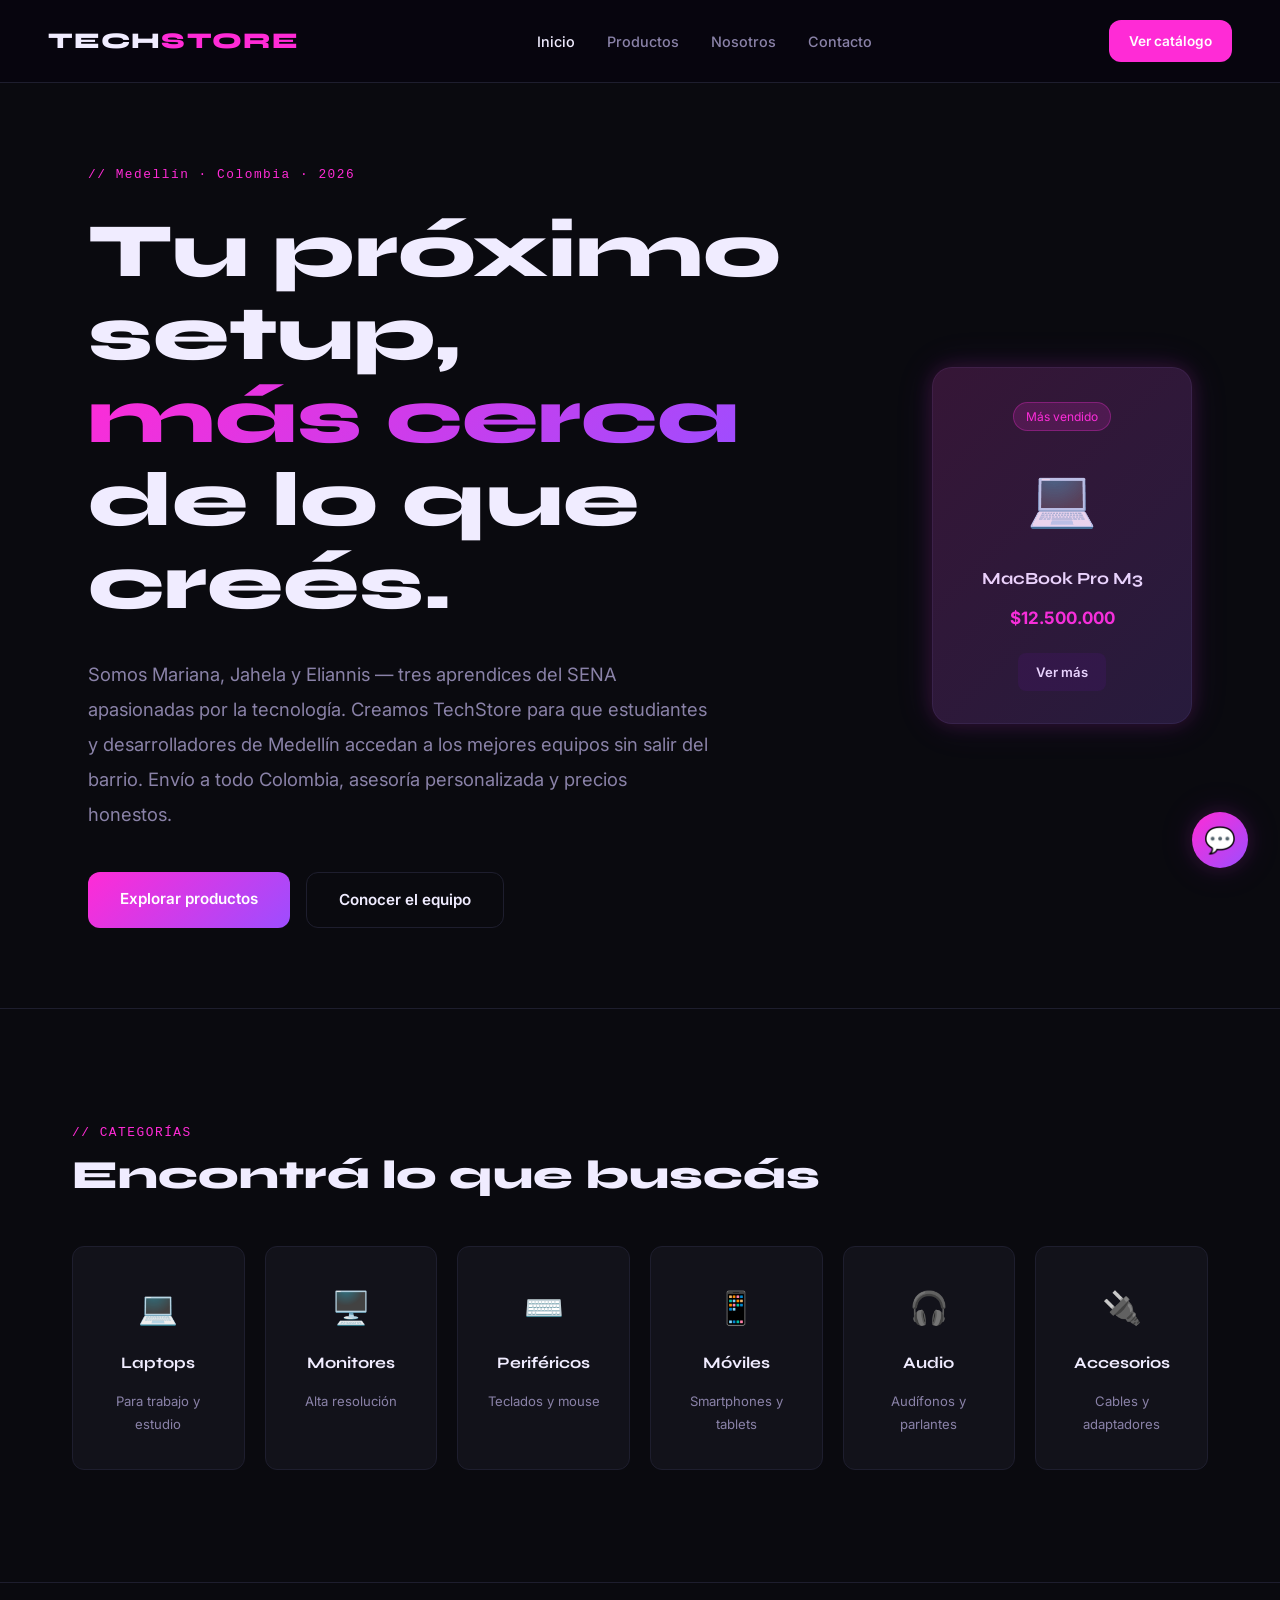
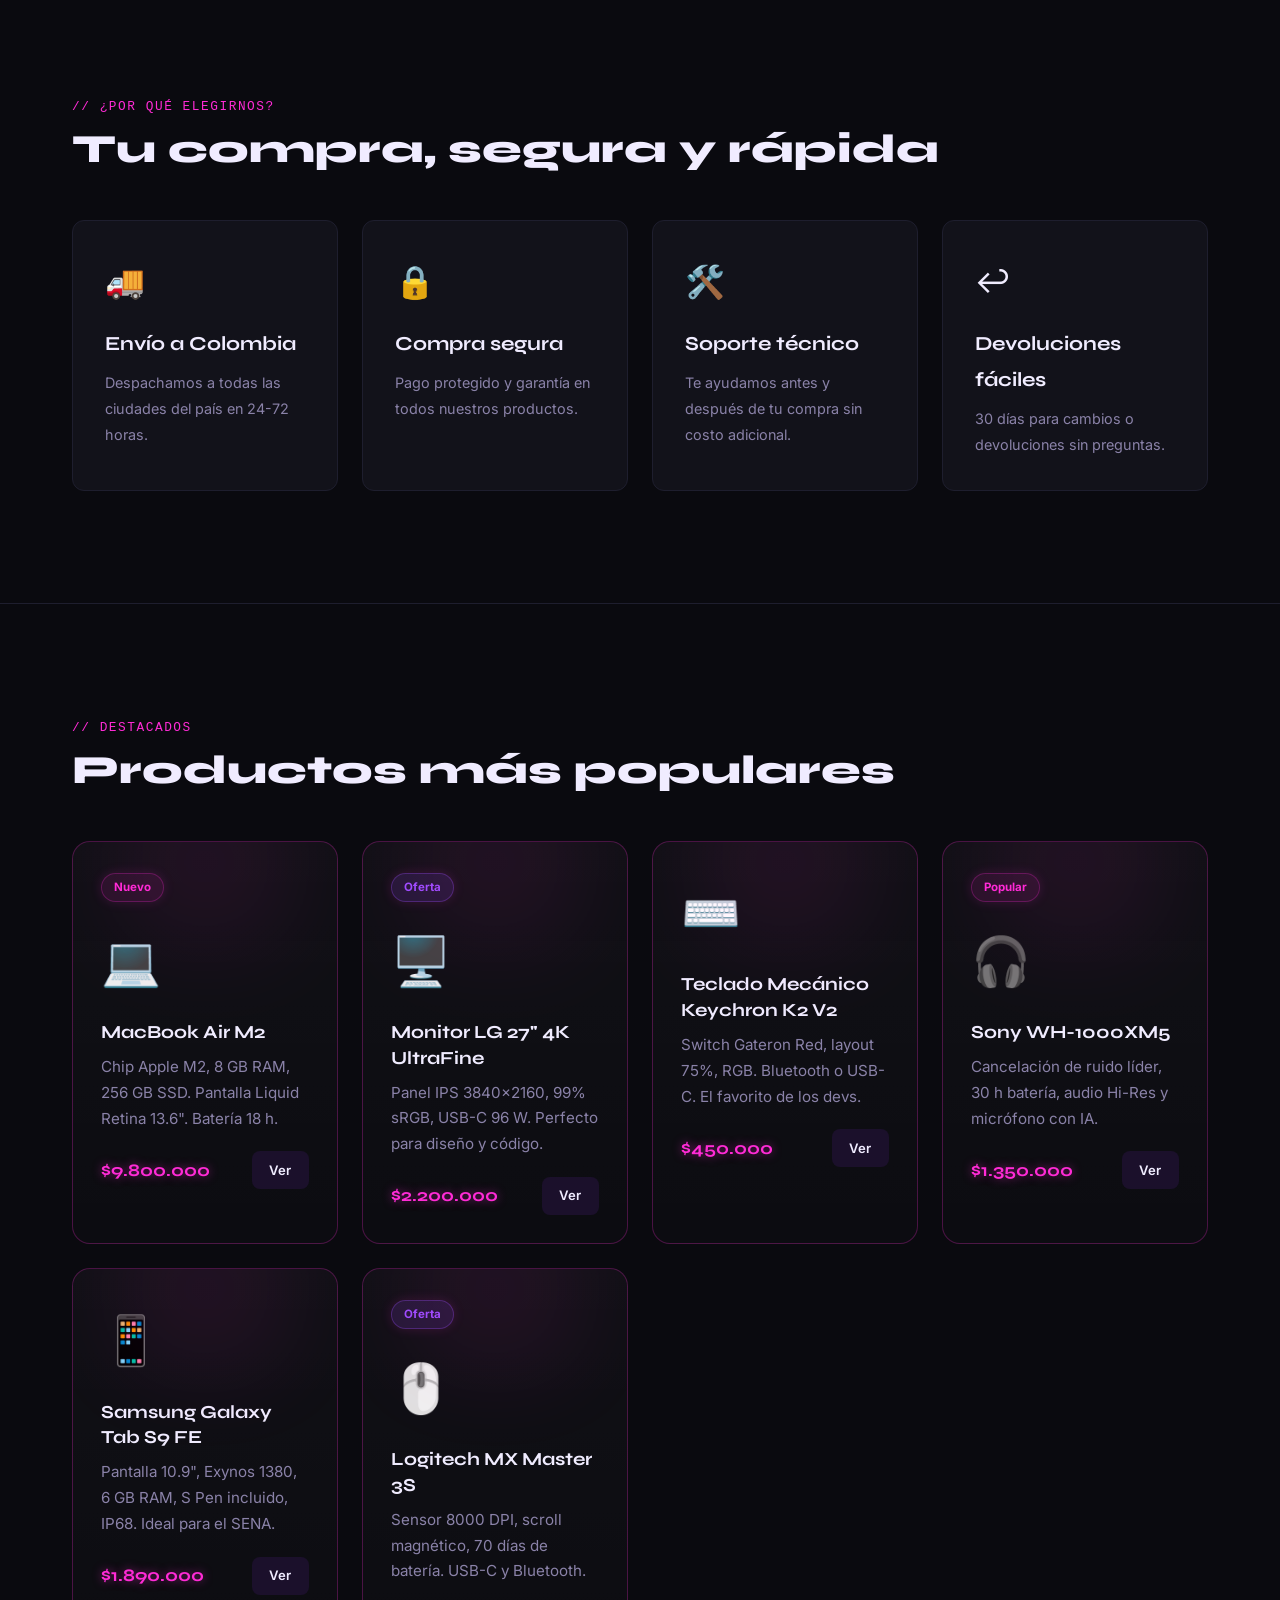
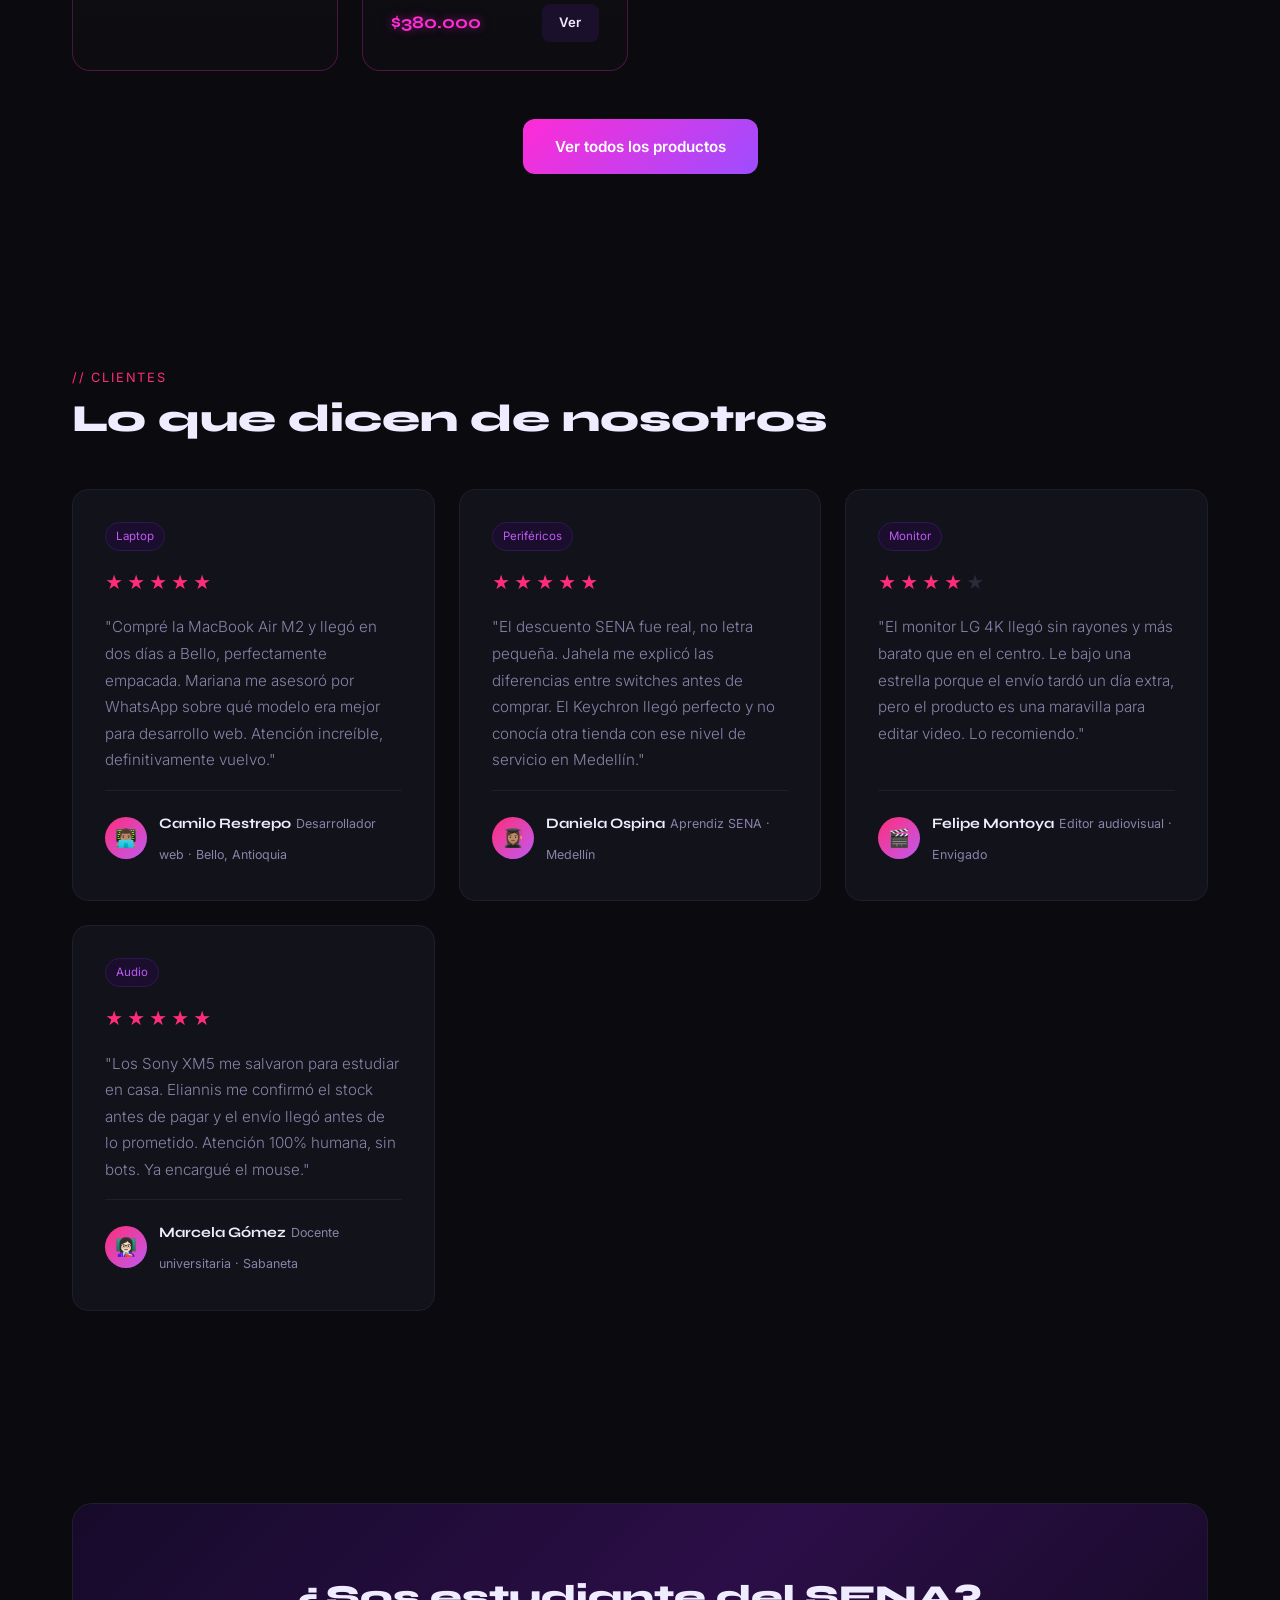
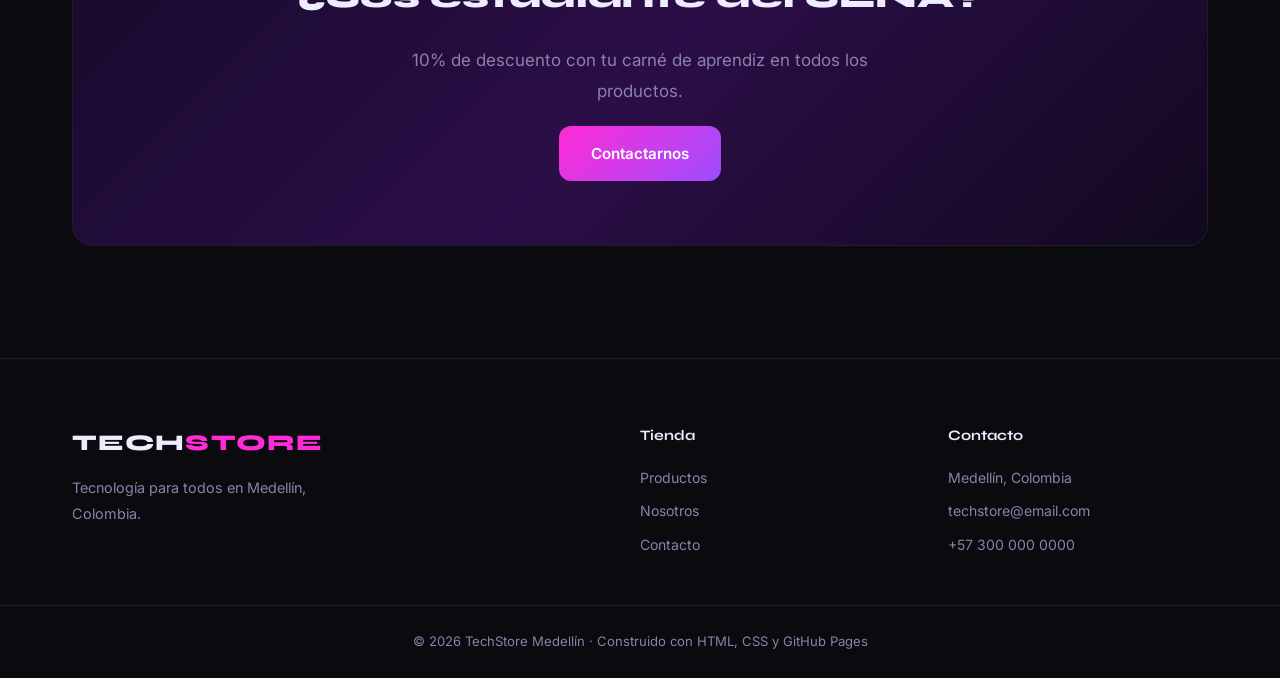
<file: index.html>
<!DOCTYPE html>
<html lang="es">
<head>
  <meta charset="UTF-8">
  <meta name="viewport" content="width=device-width, initial-scale=1.0">
  <title>TechStore Medellín — Tecnología para todos</title>
  <link rel="preconnect" href="https://fonts.googleapis.com">
  <link href="https://fonts.googleapis.com/css2?family=Syne:wght@400;600;700;800&family=Inter:wght@300;400;500&display=swap" rel="stylesheet">
  <link rel="stylesheet" href="styles.css">

  <style>
    /* ===== PALETA CYBER PINK + LILA ===== */
    :root {
      --pink:      #ff2d78;
      --pink-soft: #ff6ea8;
      --lila:      #bf5af2;
      --lila-dark: #7b2fff;
      --bg:        #0a0a0f;
      --surface:   #12121a;
      --border:    #1e1e2e;
      --text:      #f0ecff;
      --muted:     #8a82a8;
    }

    /* ===== SECCIÓN TESTIMONIOS ===== */
    .testimonials {
      padding: 80px 0;
      background-color: var(--bg);
    }

    .testimonials .section-tag {
      color: var(--pink);
      font-family: 'Inter', monospace;
      font-size: 0.8rem;
      letter-spacing: 0.14em;
      text-transform: uppercase;
      margin-bottom: 0.5rem;
    }

    .testimonials .section-title {
      font-family: 'Syne', sans-serif;
      font-size: clamp(1.8rem, 3vw, 2.4rem);
      font-weight: 800;
      color: var(--text);
      margin-bottom: 3rem;
    }

    .testimonials-grid {
      display: grid;
      grid-template-columns: repeat(auto-fit, minmax(280px, 1fr));
      gap: 1.5rem;
    }

    .testimonial-card {
      background: var(--surface);
      border: 1px solid var(--border);
      border-radius: 16px;
      padding: 2rem;
      display: flex;
      flex-direction: column;
      gap: 1rem;
      transition: border-color 0.25s ease, transform 0.25s ease, box-shadow 0.25s ease;
    }

    .testimonial-card:hover {
      border-color: var(--pink);
      transform: translateY(-4px);
      box-shadow: 0 0 24px rgba(255, 45, 120, 0.18);
    }

    .testimonial-stars {
      display: flex;
      gap: 4px;
      font-size: 1.1rem;
    }

    .testimonial-stars .star       { color: var(--pink); }
    .testimonial-stars .star.empty { color: #2a2a3a; }

    .testimonial-text {
      font-family: 'Inter', sans-serif;
      font-size: 0.95rem;
      font-weight: 300;
      color: var(--muted);
      line-height: 1.75;
      flex: 1;
    }

    .testimonial-author {
      display: flex;
      align-items: center;
      gap: 0.75rem;
      border-top: 1px solid var(--border);
      padding-top: 1rem;
    }

    .author-avatar {
      width: 42px;
      height: 42px;
      border-radius: 50%;
      background: linear-gradient(135deg, var(--pink), var(--lila));
      display: flex;
      align-items: center;
      justify-content: center;
      font-size: 1.1rem;
      flex-shrink: 0;
    }

    .author-name {
      font-family: 'Syne', sans-serif;
      font-size: 0.9rem;
      font-weight: 700;
      color: var(--text);
    }

    .author-role {
      font-family: 'Inter', sans-serif;
      font-size: 0.78rem;
      color: var(--muted);
    }

    .testimonial-tag {
      display: inline-block;
      align-self: flex-start;
      background: #1a0d2e;
      color: var(--lila);
      font-family: 'Inter', monospace;
      font-size: 0.72rem;
      padding: 3px 10px;
      border-radius: 999px;
      border: 1px solid #2d1a4e;
    }
  </style>
  
</head>
<body>

  <nav class="navbar">
    <a href="index.html" class="nav-logo">TECH<span>STORE</span></a>
    <ul class="nav-links">
      <li><a href="index.html" class="active">Inicio</a></li>
      <li><a href="productos.html">Productos</a></li>
      <li><a href="nosotros.html">Nosotros</a></li>
      <li><a href="contacto.html">Contacto</a></li>
    </ul>
    <a href="productos.html" class="btn-nav">Ver catálogo</a>
  </nav>

  <!-- HERO -->
  <section class="hero">
    <div class="hero-content">
      <span class="hero-tag">// Medellín · Colombia · 2026</span>
      <h1 class="hero-title">
        Tu próximo setup,<br>
        <span class="highlight">más cerca</span><br>
        de lo que creés.
      </h1>
      <p class="hero-desc">
        Somos Mariana, Jahela y Eliannis — tres aprendices del SENA apasionadas por
        la tecnología. Creamos TechStore para que estudiantes y desarrolladores
        de Medellín accedan a los mejores equipos sin salir del barrio.
        Envío a todo Colombia, asesoría personalizada y precios honestos.
      </p>
      <div class="hero-actions">
        <a href="productos.html" class="btn-primary">Explorar productos</a>
        <a href="nosotros.html" class="btn-ghost">Conocer el equipo</a>
      </div>
    </div>
    <div class="hero-visual">
      <div class="hero-card">
        <div class="card-glow"></div>
        <span class="card-label">Más vendido</span>
        <div class="card-img">💻</div>
        <p class="card-name">MacBook Pro M3</p>
        <p class="card-price">$12.500.000</p>
        <a href="productos.html" class="btn-small">Ver más</a>
      </div>
    </div>
  </section>

  <!-- CATEGORÍAS -->
  <section class="categories">
    <div class="container">
      <p class="section-tag">// Categorías</p>
      <h2 class="section-title">Encontrá lo que buscás</h2>
      <div class="cat-grid">
        <a href="productos.html" class="cat-card"><span class="cat-icon">💻</span><h3>Laptops</h3><p>Para trabajo y estudio</p></a>
        <a href="productos.html" class="cat-card"><span class="cat-icon">🖥️</span><h3>Monitores</h3><p>Alta resolución</p></a>
        <a href="productos.html" class="cat-card"><span class="cat-icon">⌨️</span><h3>Periféricos</h3><p>Teclados y mouse</p></a>
        <a href="productos.html" class="cat-card"><span class="cat-icon">📱</span><h3>Móviles</h3><p>Smartphones y tablets</p></a>
        <a href="productos.html" class="cat-card"><span class="cat-icon">🎧</span><h3>Audio</h3><p>Audífonos y parlantes</p></a>
        <a href="productos.html" class="cat-card"><span class="cat-icon">🔌</span><h3>Accesorios</h3><p>Cables y adaptadores</p></a>
      </div>
    </div>
  </section>

    <!-- BENEFICIOS -->
<section class="benefits">
  <div class="container">
    <p class="section-tag">// ¿Por qué elegirnos?</p>
    <h2 class="section-title">Tu compra, segura y rápida</h2>
    <div class="benefits-grid">
      <div class="benefit-card">
        <span class="benefit-icon">🚚</span>
        <h3>Envío a Colombia</h3>
        <p>Despachamos a todas las ciudades del país en 24-72 horas.</p>
      </div>
      <div class="benefit-card">
        <span class="benefit-icon">🔒</span>
        <h3>Compra segura</h3>
        <p>Pago protegido y garantía en todos nuestros productos.</p>
      </div>
      <div class="benefit-card">
        <span class="benefit-icon">🛠️</span>
        <h3>Soporte técnico</h3>
        <p>Te ayudamos antes y después de tu compra sin costo adicional.</p>
      </div>
      <div class="benefit-card">
        <span class="benefit-icon">↩️</span>
        <h3>Devoluciones fáciles</h3>
        <p>30 días para cambios o devoluciones sin preguntas.</p>
      </div>
    </div>
  </div>
</section>

  <!-- DESTACADOS -->
  <section class="featured">
    <div class="container">
      <p class="section-tag">// Destacados</p>
      <h2 class="section-title">Productos más populares</h2>
      <div class="products-grid">

        <div class="product-card">
          <span class="product-badge">Nuevo</span>
          <div class="product-img">💻</div>
          <h3>MacBook Air M2</h3>
          <p class="product-desc">Chip Apple M2, 8 GB RAM, 256 GB SSD. Pantalla Liquid Retina 13.6". Batería 18 h.</p>
          <div class="product-footer"><span class="product-price">$9.800.000</span><a href="productos.html" class="btn-small">Ver</a></div>
        </div>

        <div class="product-card">
          <span class="product-badge oferta">Oferta</span>
          <div class="product-img">🖥️</div>
          <h3>Monitor LG 27" 4K UltraFine</h3>
          <p class="product-desc">Panel IPS 3840×2160, 99% sRGB, USB-C 96 W. Perfecto para diseño y código.</p>
          <div class="product-footer"><span class="product-price">$2.200.000</span><a href="productos.html" class="btn-small">Ver</a></div>
        </div>

        <div class="product-card">
          <div class="product-img">⌨️</div>
          <h3>Teclado Mecánico Keychron K2 V2</h3>
          <p class="product-desc">Switch Gateron Red, layout 75%, RGB. Bluetooth o USB-C. El favorito de los devs.</p>
          <div class="product-footer"><span class="product-price">$450.000</span><a href="productos.html" class="btn-small">Ver</a></div>
        </div>

        <div class="product-card">
          <span class="product-badge">Popular</span>
          <div class="product-img">🎧</div>
          <h3>Sony WH-1000XM5</h3>
          <p class="product-desc">Cancelación de ruido líder, 30 h batería, audio Hi-Res y micrófono con IA.</p>
          <div class="product-footer"><span class="product-price">$1.350.000</span><a href="productos.html" class="btn-small">Ver</a></div>
        </div>

        <div class="product-card">
          <div class="product-img">📱</div>
          <h3>Samsung Galaxy Tab S9 FE</h3>
          <p class="product-desc">Pantalla 10.9", Exynos 1380, 6 GB RAM, S Pen incluido, IP68. Ideal para el SENA.</p>
          <div class="product-footer"><span class="product-price">$1.890.000</span><a href="productos.html" class="btn-small">Ver</a></div>
        </div>

        <div class="product-card">
          <span class="product-badge oferta">Oferta</span>
          <div class="product-img">🖱️</div>
          <h3>Logitech MX Master 3S</h3>
          <p class="product-desc">Sensor 8000 DPI, scroll magnético, 70 días de batería. USB-C y Bluetooth.</p>
          <div class="product-footer"><span class="product-price">$380.000</span><a href="productos.html" class="btn-small">Ver</a></div>
        </div>

      </div>
      <div class="section-cta">
        <a href="productos.html" class="btn-primary">Ver todos los productos</a>
      </div>
    </div>
  </section>

  <!-- ===================================================== -->
  <!-- COMMIT 3: SECCIÓN NUEVA — Testimonios de clientes     -->
  <!-- ===================================================== -->
  <section class="testimonials">
    <div class="container">
      <p class="section-tag">// Clientes</p>
      <h2 class="section-title">Lo que dicen de nosotros</h2>

      <div class="testimonials-grid">

        <!-- Testimonio 1 — 5 estrellas -->
        <article class="testimonial-card">
          <span class="testimonial-tag">Laptop</span>
          <div class="testimonial-stars">
            <span class="star">★</span><span class="star">★</span>
            <span class="star">★</span><span class="star">★</span><span class="star">★</span>
          </div>
          <p class="testimonial-text">
            "Compré la MacBook Air M2 y llegó en dos días a Bello, perfectamente empacada.
            Mariana me asesoró por WhatsApp sobre qué modelo era mejor para desarrollo web.
            Atención increíble, definitivamente vuelvo."
          </p>
          <div class="testimonial-author">
            <div class="author-avatar">👨🏽‍💻</div>
            <div class="author-info">
              <span class="author-name">Camilo Restrepo</span>
              <span class="author-role">Desarrollador web · Bello, Antioquia</span>
            </div>
          </div>
        </article>

        <!-- Testimonio 2 — 5 estrellas -->
        <article class="testimonial-card">
          <span class="testimonial-tag">Periféricos</span>
          <div class="testimonial-stars">
            <span class="star">★</span><span class="star">★</span>
            <span class="star">★</span><span class="star">★</span><span class="star">★</span>
          </div>
          <p class="testimonial-text">
            "El descuento SENA fue real, no letra pequeña. Jahela me explicó las diferencias
            entre switches antes de comprar. El Keychron llegó perfecto y no conocía
            otra tienda con ese nivel de servicio en Medellín."
          </p>
          <div class="testimonial-author">
            <div class="author-avatar">👩🏽‍🎓</div>
            <div class="author-info">
              <span class="author-name">Daniela Ospina</span>
              <span class="author-role">Aprendiz SENA · Medellín</span>
            </div>
          </div>
        </article>

        <!-- Testimonio 3 — 4 estrellas -->
        <article class="testimonial-card">
          <span class="testimonial-tag">Monitor</span>
          <div class="testimonial-stars">
            <span class="star">★</span><span class="star">★</span>
            <span class="star">★</span><span class="star">★</span>
            <span class="star empty">★</span>
          </div>
          <p class="testimonial-text">
            "El monitor LG 4K llegó sin rayones y más barato que en el centro.
            Le bajo una estrella porque el envío tardó un día extra, pero el producto
            es una maravilla para editar video. Lo recomiendo."
          </p>
          <div class="testimonial-author">
            <div class="author-avatar">🎬</div>
            <div class="author-info">
              <span class="author-name">Felipe Montoya</span>
              <span class="author-role">Editor audiovisual · Envigado</span>
            </div>
          </div>
        </article>

        <!-- Testimonio 4 — 5 estrellas -->
        <article class="testimonial-card">
          <span class="testimonial-tag">Audio</span>
          <div class="testimonial-stars">
            <span class="star">★</span><span class="star">★</span>
            <span class="star">★</span><span class="star">★</span><span class="star">★</span>
          </div>
          <p class="testimonial-text">
            "Los Sony XM5 me salvaron para estudiar en casa. Eliannis me confirmó
            el stock antes de pagar y el envío llegó antes de lo prometido.
            Atención 100% humana, sin bots. Ya encargué el mouse."
          </p>
          <div class="testimonial-author">
            <div class="author-avatar">👩🏻‍🏫</div>
            <div class="author-info">
              <span class="author-name">Marcela Gómez</span>
              <span class="author-role">Docente universitaria · Sabaneta</span>
            </div>
          </div>
        </article>

      </div>
    </div>
  </section>
  <!-- FIN SECCIÓN TESTIMONIOS -->

  <!-- BANNER -->
  <section class="banner">
    <div class="container">
      <div class="banner-content">
        <h2>¿Sos estudiante del SENA?</h2>
        <p>10% de descuento con tu carné de aprendiz en todos los productos.</p>
        <a href="contacto.html" class="btn-primary">Contactarnos</a>
      </div>
    </div>
  </section>

  <footer class="footer">
    <div class="container footer-grid">
      <div>
        <a href="index.html" class="nav-logo">TECH<span>STORE</span></a>
        <p class="footer-desc">Tecnología para todos en Medellín, Colombia.</p>
      </div>
      <div>
        <p class="footer-title">Tienda</p>
        <ul>
          <li><a href="productos.html">Productos</a></li>
          <li><a href="nosotros.html">Nosotros</a></li>
          <li><a href="contacto.html">Contacto</a></li>
        </ul>
      </div>
      <div>
        <p class="footer-title">Contacto</p>
        <ul>
          <li>Medellín, Colombia</li>
          <li>techstore@email.com</li>
          <li>+57 300 000 0000</li>
        </ul>
      </div>
    </div>
    <div class="footer-bottom">
      <p>© 2026 TechStore Medellín · Construido con HTML, CSS y GitHub Pages</p>
    </div>
  </footer>

<!-- BOTÓN WHATSAPP -->
  <a href="https://wa.me/573000000000?text=Hola,%20quiero%20información%20sobre%20un%20producto"
    class="whatsapp-btn"
    target="_blank"
    aria-label="Contactar por WhatsApp"
  >
    💬
  </a>

</body>
</html>
</file>
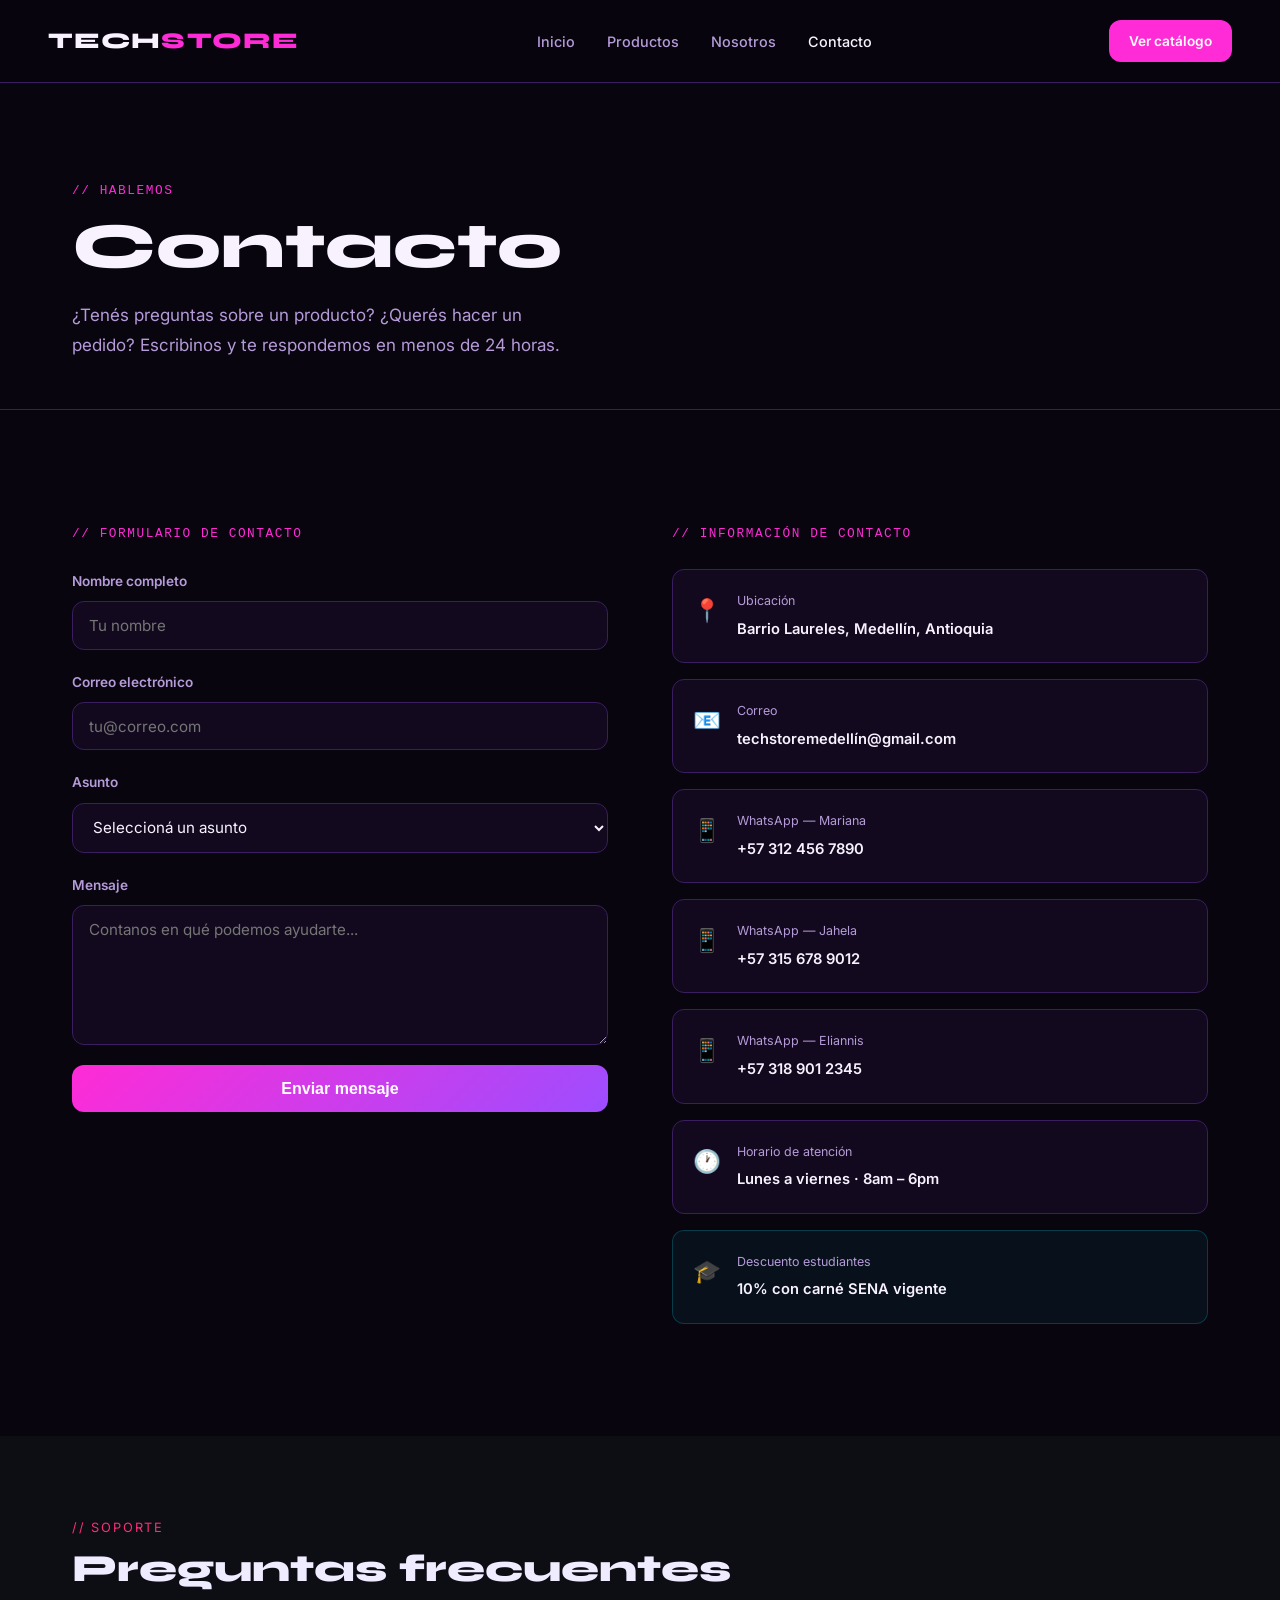
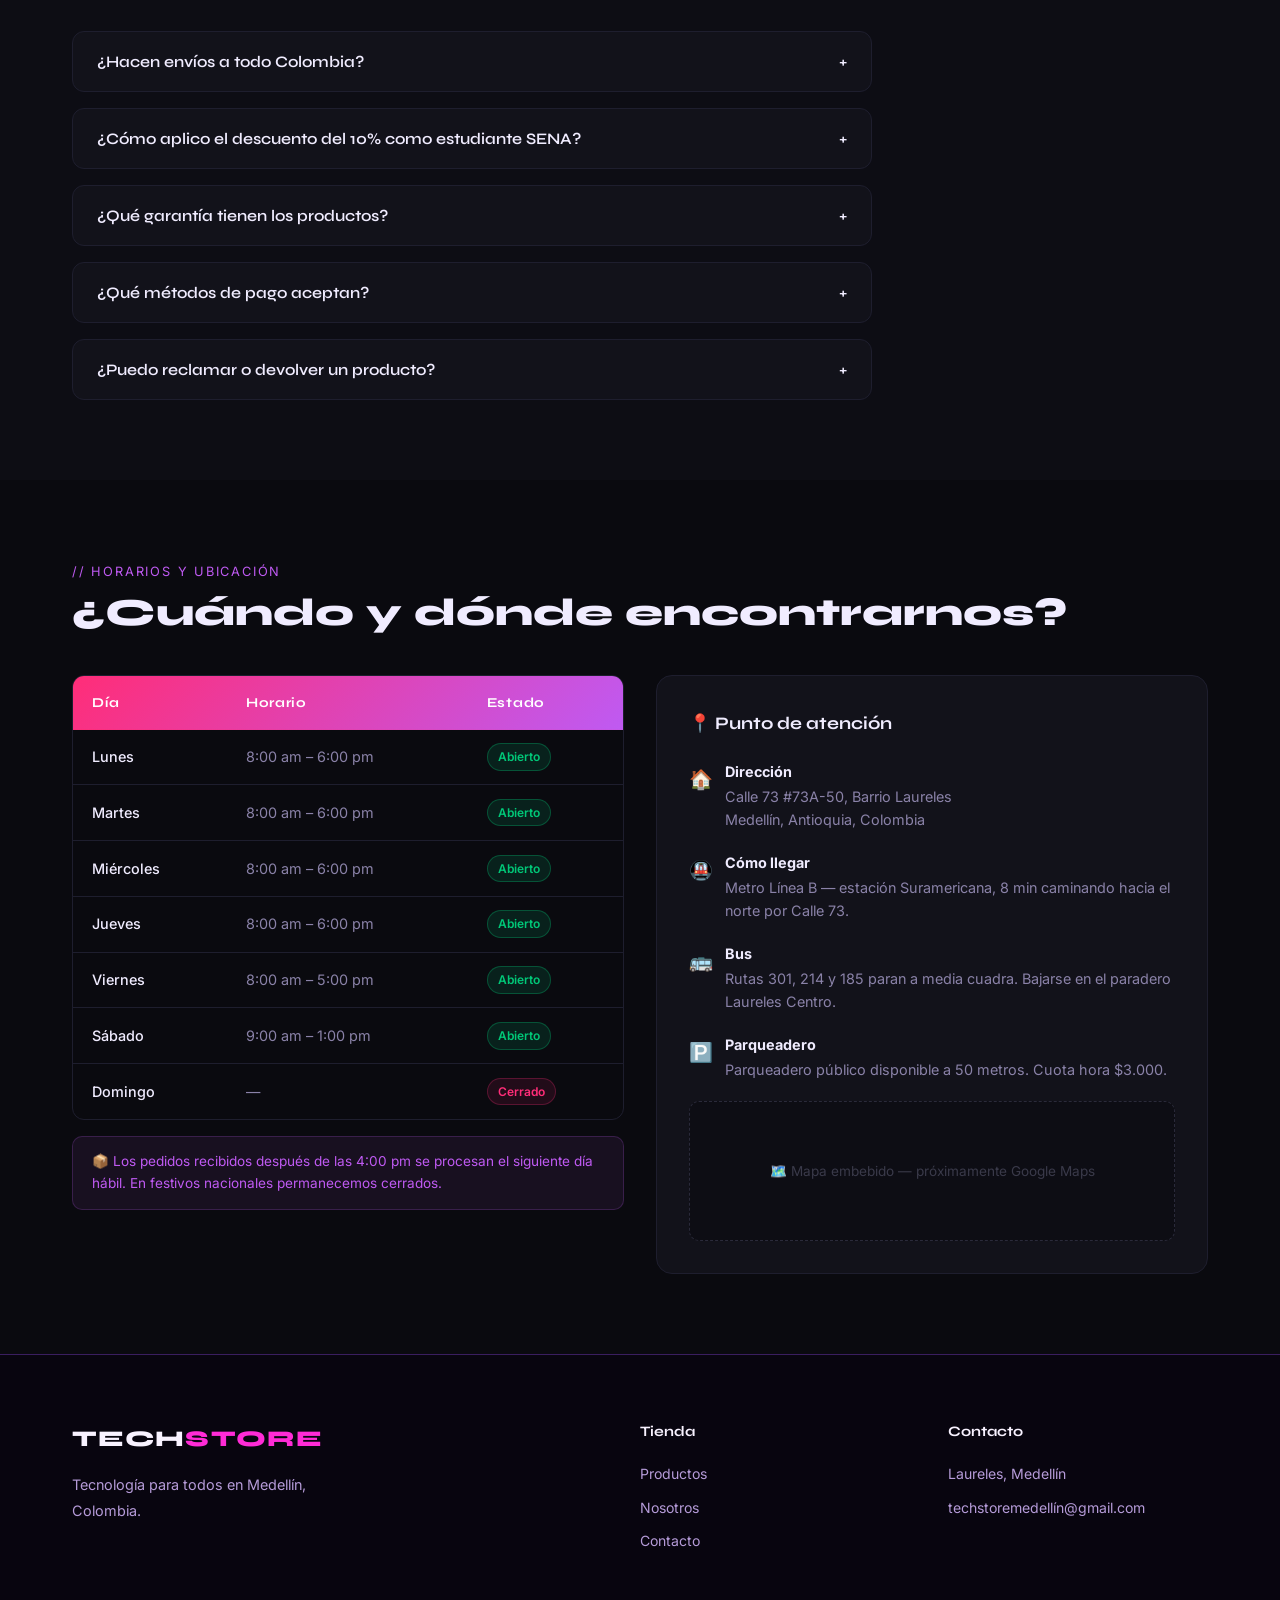
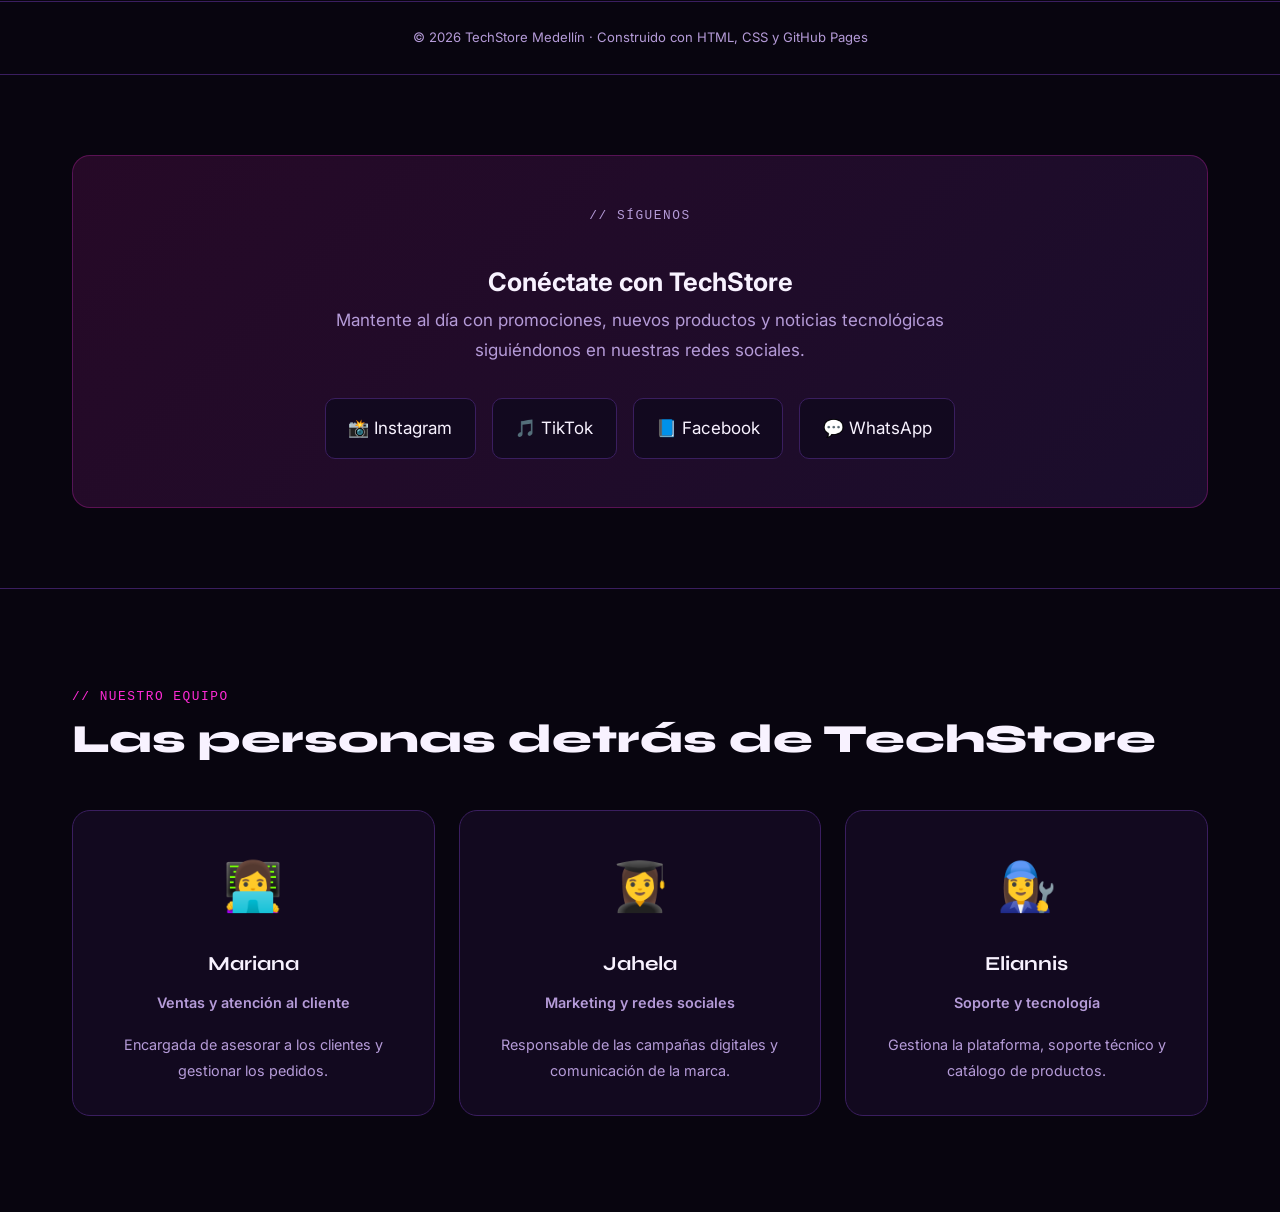
<file: contacto.html>
<!DOCTYPE html>
<html lang="es">
<head>
  <meta charset="UTF-8">
  <meta name="viewport" content="width=device-width, initial-scale=1.0">
  <title>Contacto — TechStore Medellín</title>
  <link rel="preconnect" href="https://fonts.googleapis.com">
  <link href="https://fonts.googleapis.com/css2?family=Syne:wght@400;600;700;800&family=Inter:wght@300;400;500&display=swap" rel="stylesheet">
  <link rel="stylesheet" href="styles.css">

  <style>
    /* ===== FAQ ===== */
    .faq-section {
      padding: 80px 0;
      background: #0d0d14;
    }
    .faq-section .section-tag {
      color: #ff2d78;
      font-family: 'Inter', monospace;
      font-size: 0.8rem;
      letter-spacing: 0.14em;
      text-transform: uppercase;
      margin-bottom: 0.5rem;
    }
    .faq-section .section-title {
      font-family: 'Syne', sans-serif;
      font-size: clamp(1.8rem, 3vw, 2.4rem);
      font-weight: 800;
      color: #f0ecff;
      margin-bottom: 2.5rem;
    }
    .faq-list {
      display: flex;
      flex-direction: column;
      gap: 1rem;
      max-width: 800px;
    }
    .faq-item {
      background: #12121a;
      border: 1px solid #1e1e2e;
      border-radius: 12px;
      overflow: hidden;
      transition: border-color 0.25s;
    }
    .faq-item:hover { border-color: #ff2d78; }
    .faq-question {
      width: 100%;
      background: none;
      border: none;
      padding: 1.25rem 1.5rem;
      display: flex;
      justify-content: space-between;
      align-items: center;
      cursor: pointer;
      text-align: left;
      gap: 1rem;
    }
    .faq-question span {
      font-family: 'Syne', sans-serif;
      font-size: 1rem;
      font-weight: 600;
      color: #f0ecff;
    }
    .faq-icon {
      color: #ff2d78;
      font-size: 1.2rem;
      flex-shrink: 0;
      transition: transform 0.3s;
    }
    .faq-item.open .faq-icon { transform: rotate(45deg); }
    .faq-answer {
      max-height: 0;
      overflow: hidden;
      transition: max-height 0.35s ease, padding 0.35s ease;
      padding: 0 1.5rem;
    }
    .faq-item.open .faq-answer {
      max-height: 300px;
      padding: 0 1.5rem 1.25rem;
    }
    .faq-answer p {
      font-family: 'Inter', sans-serif;
      font-size: 0.93rem;
      color: #8a82a8;
      line-height: 1.75;
    }

    /* ===== COMMIT 3: HORARIOS Y UBICACIÓN ===== */
    .schedule-section {
      padding: 80px 0;
      background: #0a0a0f;
    }
    .schedule-section .section-tag {
      color: #bf5af2;
      font-family: 'Inter', monospace;
      font-size: 0.8rem;
      letter-spacing: 0.14em;
      text-transform: uppercase;
      margin-bottom: 0.5rem;
    }
    .schedule-section .section-title {
      font-family: 'Syne', sans-serif;
      font-size: clamp(1.8rem, 3vw, 2.4rem);
      font-weight: 800;
      color: #f0ecff;
      margin-bottom: 2.5rem;
    }
    .schedule-grid {
      display: grid;
      grid-template-columns: 1fr 1fr;
      gap: 2rem;
      align-items: start;
    }
    @media (max-width: 700px) {
      .schedule-grid { grid-template-columns: 1fr; }
    }

    /* Tabla de horarios */
    .schedule-table-wrap {
      overflow-x: auto;
      border-radius: 12px;
      border: 1px solid #1e1e2e;
    }
    .schedule-table {
      width: 100%;
      border-collapse: collapse;
      font-family: 'Inter', sans-serif;
      font-size: 0.9rem;
    }
    .schedule-table thead {
      background: linear-gradient(135deg, #ff2d78, #bf5af2);
    }
    .schedule-table thead th {
      padding: 0.9rem 1.2rem;
      text-align: left;
      font-family: 'Syne', sans-serif;
      font-weight: 700;
      color: #fff;
      font-size: 0.85rem;
      letter-spacing: 0.05em;
    }
    .schedule-table tbody tr {
      border-bottom: 1px solid #1e1e2e;
      transition: background 0.2s;
    }
    .schedule-table tbody tr:last-child { border-bottom: none; }
    .schedule-table tbody tr:hover { background: #12121a; }
    .schedule-table td {
      padding: 0.85rem 1.2rem;
      color: #8a82a8;
    }
    .schedule-table td:first-child {
      color: #f0ecff;
      font-weight: 500;
    }
    .badge-open {
      display: inline-block;
      background: rgba(0, 200, 120, 0.12);
      color: #00c878;
      border: 1px solid rgba(0, 200, 120, 0.3);
      border-radius: 999px;
      padding: 2px 10px;
      font-size: 0.75rem;
      font-weight: 600;
    }
    .badge-closed {
      display: inline-block;
      background: rgba(255, 45, 120, 0.1);
      color: #ff2d78;
      border: 1px solid rgba(255, 45, 120, 0.25);
      border-radius: 999px;
      padding: 2px 10px;
      font-size: 0.75rem;
      font-weight: 600;
    }

    /* Tarjeta de ubicación */
    .location-card {
      background: #12121a;
      border: 1px solid #1e1e2e;
      border-radius: 16px;
      padding: 2rem;
      display: flex;
      flex-direction: column;
      gap: 1.25rem;
    }
    .location-card h3 {
      font-family: 'Syne', sans-serif;
      font-size: 1.1rem;
      font-weight: 700;
      color: #f0ecff;
    }
    .location-detail {
      display: flex;
      gap: 0.75rem;
      align-items: flex-start;
    }
    .location-detail .loc-icon {
      font-size: 1.2rem;
      flex-shrink: 0;
      margin-top: 2px;
    }
    .location-detail p {
      font-family: 'Inter', sans-serif;
      font-size: 0.9rem;
      color: #8a82a8;
      line-height: 1.6;
    }
    .location-detail p strong {
      color: #f0ecff;
      display: block;
      margin-bottom: 2px;
    }
    .map-placeholder {
      background: #0d0d14;
      border: 1px dashed #2a2a3a;
      border-radius: 10px;
      height: 140px;
      display: flex;
      align-items: center;
      justify-content: center;
      color: #3a3a4a;
      font-family: 'Inter', sans-serif;
      font-size: 0.85rem;
    }
    .schedule-note {
      margin-top: 1rem;
      padding: 0.9rem 1.2rem;
      background: rgba(191, 90, 242, 0.08);
      border: 1px solid rgba(191, 90, 242, 0.2);
      border-radius: 10px;
      font-family: 'Inter', sans-serif;
      font-size: 0.85rem;
      color: #bf5af2;
      line-height: 1.6;
    }

    .social-banner {
  padding: 5rem 0;
  border-top: 1px solid var(--border);
}

.social-content {
  text-align: center;
  background: linear-gradient(
    135deg,
    rgba(255,43,214,.12),
    rgba(157,77,255,.12)
  );
  border: 1px solid rgba(255,43,214,.25);
  border-radius: 18px;
  padding: 3rem;
}

.social-content p {
  color: var(--muted);
  max-width: 650px;
  margin: 0 auto 2rem;
}

.social-links {
  display: flex;
  justify-content: center;
  gap: 1rem;
  flex-wrap: wrap;
}

.social-btn {
  background: var(--surface);
  border: 1px solid var(--border);
  padding: .9rem 1.4rem;
  border-radius: 10px;
  transition: .3s;
}

.social-btn:hover {
  transform: translateY(-4px);
  border-color: var(--accent);
  box-shadow: 0 0 15px rgba(255,43,214,.2);
}

.team-section {
  padding: 6rem 0;
  border-top: 1px solid var(--border);
}

.team-grid {
  display: grid;
  grid-template-columns: repeat(auto-fit,minmax(250px,1fr));
  gap: 1.5rem;
}

.team-card {
  background: var(--surface);
  border: 1px solid var(--border);
  border-radius: 18px;
  padding: 2rem;
  text-align: center;
  transition: .3s;
}

.team-card:hover {
  transform: translateY(-6px);
  border-color: var(--accent);
  box-shadow: 0 0 20px rgba(255,43,214,.15);
}

.team-avatar {
  font-size: 3rem;
  margin-bottom: 1rem;
}

.team-card h3 {
  font-family: var(--font-display);
  margin-bottom: .5rem;
}

.team-role {
  color: var(--accent);
  font-weight: 600;
  margin-bottom: 1rem;
}
  </style>
</head>
<body>

  <nav class="navbar">
    <a href="index.html" class="nav-logo">TECH<span>STORE</span></a>
    <ul class="nav-links">
      <li><a href="index.html">Inicio</a></li>
      <li><a href="productos.html">Productos</a></li>
      <li><a href="nosotros.html">Nosotros</a></li>
      <li><a href="contacto.html" class="active">Contacto</a></li>
    </ul>
    <a href="productos.html" class="btn-nav">Ver catálogo</a>
  </nav>

  <div class="contact-hero">
    <div class="container">
      <p class="section-tag">// Hablemos</p>
      <h1 class="section-title">Contacto</h1>
      <p style="color:var(--muted);max-width:500px">
        ¿Tenés preguntas sobre un producto? ¿Querés hacer un pedido?
        Escribinos y te respondemos en menos de 24 horas.
      </p>
    </div>
  </div>

  <section class="contact-section">
    <div class="container">
      <div class="contact-grid">

        <!-- FORMULARIO -->
        <div>
          <p class="section-tag" style="margin-bottom:1.5rem">// Formulario de contacto</p>
          <form class="contact-form" onsubmit="handleSubmit(event)">
            <div class="form-group">
              <label for="nombre">Nombre completo</label>
              <input type="text" id="nombre" placeholder="Tu nombre" required>
            </div>
            <div class="form-group">
              <label for="email">Correo electrónico</label>
              <input type="email" id="email" placeholder="tu@correo.com" required>
            </div>
            <div class="form-group">
              <label for="asunto">Asunto</label>
              <select id="asunto">
                <option value="">Seleccioná un asunto</option>
                <option value="consulta">Consulta de producto</option>
                <option value="pedido">Hacer un pedido</option>
                <option value="descuento">Descuento estudiante SENA</option>
                <option value="soporte">Soporte postventa</option>
                <option value="otro">Otro</option>
              </select>
            </div>
            <div class="form-group">
              <label for="mensaje">Mensaje</label>
              <textarea id="mensaje" placeholder="Contanos en qué podemos ayudarte..." required></textarea>
            </div>
            <button type="submit" class="btn-submit">Enviar mensaje</button>
          </form>
          <div id="success-msg" style="display:none;margin-top:1rem;padding:1rem;background:rgba(0,200,150,0.1);border:1px solid var(--green);border-radius:8px;color:var(--green)">
            ✅ Mensaje enviado. Te contactamos pronto.
          </div>
        </div>

        <!-- INFO -->
        <div>
          <p class="section-tag" style="margin-bottom:1.5rem">// Información de contacto</p>
          <div class="contact-info">
            <div class="info-item">
              <span class="info-icon">📍</span>
              <div>
                <p class="info-label">Ubicación</p>
                <p class="info-value">Barrio Laureles, Medellín, Antioquia</p>
              </div>
            </div>
            <div class="info-item">
              <span class="info-icon">📧</span>
              <div>
                <p class="info-label">Correo</p>
                <p class="info-value">techstoremedellín@gmail.com</p>
              </div>
            </div>
            <div class="info-item">
              <span class="info-icon">📱</span>
              <div>
                <p class="info-label">WhatsApp — Mariana</p>
                <p class="info-value">+57 312 456 7890</p>
              </div>
            </div>
            <div class="info-item">
              <span class="info-icon">📱</span>
              <div>
                <p class="info-label">WhatsApp — Jahela</p>
                <p class="info-value">+57 315 678 9012</p>
              </div>
            </div>
            <div class="info-item">
              <span class="info-icon">📱</span>
              <div>
                <p class="info-label">WhatsApp — Eliannis</p>
                <p class="info-value">+57 318 901 2345</p>
              </div>
            </div>
            <div class="info-item">
              <span class="info-icon">🕐</span>
              <div>
                <p class="info-label">Horario de atención</p>
                <p class="info-value">Lunes a viernes · 8am – 6pm</p>
              </div>
            </div>
            <div class="info-item" style="border-color:rgba(0,229,255,0.2);background:rgba(0,229,255,0.05)">
              <span class="info-icon">🎓</span>
              <div>
                <p class="info-label">Descuento estudiantes</p>
                <p class="info-value">10% con carné SENA vigente</p>
              </div>
            </div>
          </div>
        </div>

      </div>
    </div>
  </section>

  <!-- FAQ -->
  <section class="faq-section">
    <div class="container">
      <p class="section-tag">// Soporte</p>
      <h2 class="section-title">Preguntas frecuentes</h2>
      <div class="faq-list">

        <div class="faq-item">
          <button class="faq-question" onclick="toggleFaq(this)">
            <span>¿Hacen envíos a todo Colombia?</span>
            <span class="faq-icon">+</span>
          </button>
          <div class="faq-answer">
            <p>Sí, enviamos a cualquier ciudad de Colombia a través de Coordinadora y Servientrega.
            El tiempo de entrega es de 2 a 5 días hábiles dependiendo del municipio.
            Los envíos a Medellín y área metropolitana llegan en 1 a 2 días hábiles.</p>
          </div>
        </div>

        <div class="faq-item">
          <button class="faq-question" onclick="toggleFaq(this)">
            <span>¿Cómo aplico el descuento del 10% como estudiante SENA?</span>
            <span class="faq-icon">+</span>
          </button>
          <div class="faq-answer">
            <p>Es muy sencillo: antes de pagar, envianos una foto de tu carné de aprendiz vigente
            por WhatsApp. Verificamos los datos y te aplicamos el descuento directamente
            en el valor del producto. Aplica para todos los artículos del catálogo.</p>
          </div>
        </div>

        <div class="faq-item">
          <button class="faq-question" onclick="toggleFaq(this)">
            <span>¿Qué garantía tienen los productos?</span>
            <span class="faq-icon">+</span>
          </button>
          <div class="faq-answer">
            <p>Todos nuestros productos son originales y cuentan con garantía del fabricante:
            1 año para laptops y monitores, 6 meses para periféricos y accesorios.
            Si el producto llega con defecto de fábrica, lo cambiamos sin costo adicional
            dentro de los primeros 15 días.</p>
          </div>
        </div>

        <div class="faq-item">
          <button class="faq-question" onclick="toggleFaq(this)">
            <span>¿Qué métodos de pago aceptan?</span>
            <span class="faq-icon">+</span>
          </button>
          <div class="faq-answer">
            <p>Aceptamos transferencia bancaria (Bancolombia, Nequi, Daviplata),
            pago contra entrega en Medellín y área metropolitana, y pago en efectivo
            para recogida en punto. Próximamente habilitaremos pago con tarjeta crédito/débito.</p>
          </div>
        </div>

        <div class="faq-item">
          <button class="faq-question" onclick="toggleFaq(this)">
            <span>¿Puedo reclamar o devolver un producto?</span>
            <span class="faq-icon">+</span>
          </button>
          <div class="faq-answer">
            <p>Aceptamos devoluciones dentro de los primeros 8 días si el producto no fue usado
            y conserva su empaque original. Para iniciar el proceso, escribinos al WhatsApp
            con tu número de pedido y el motivo de la devolución. El reembolso se realiza
            en máximo 5 días hábiles.</p>
          </div>
        </div>

      </div>
    </div>
  </section>

  <!-- ============================================================ -->
  <!-- COMMIT 3: SECCIÓN NUEVA — Horarios y Ubicación              -->
  <!-- ============================================================ -->
  <section class="schedule-section">
    <div class="container">
      <p class="section-tag">// Horarios y ubicación</p>
      <h2 class="section-title">¿Cuándo y dónde encontrarnos?</h2>

      <div class="schedule-grid">

        <!-- TABLA DE HORARIOS -->
        <div>
          <div class="schedule-table-wrap">
            <table class="schedule-table">
              <thead>
                <tr>
                  <th>Día</th>
                  <th>Horario</th>
                  <th>Estado</th>
                </tr>
              </thead>
              <tbody>
                <tr>
                  <td>Lunes</td>
                  <td>8:00 am – 6:00 pm</td>
                  <td><span class="badge-open">Abierto</span></td>
                </tr>
                <tr>
                  <td>Martes</td>
                  <td>8:00 am – 6:00 pm</td>
                  <td><span class="badge-open">Abierto</span></td>
                </tr>
                <tr>
                  <td>Miércoles</td>
                  <td>8:00 am – 6:00 pm</td>
                  <td><span class="badge-open">Abierto</span></td>
                </tr>
                <tr>
                  <td>Jueves</td>
                  <td>8:00 am – 6:00 pm</td>
                  <td><span class="badge-open">Abierto</span></td>
                </tr>
                <tr>
                  <td>Viernes</td>
                  <td>8:00 am – 5:00 pm</td>
                  <td><span class="badge-open">Abierto</span></td>
                </tr>
                <tr>
                  <td>Sábado</td>
                  <td>9:00 am – 1:00 pm</td>
                  <td><span class="badge-open">Abierto</span></td>
                </tr>
                <tr>
                  <td>Domingo</td>
                  <td>—</td>
                  <td><span class="badge-closed">Cerrado</span></td>
                </tr>
              </tbody>
            </table>
          </div>
          <p class="schedule-note">
            📦 Los pedidos recibidos después de las 4:00 pm se procesan el siguiente día hábil.
            En festivos nacionales permanecemos cerrados.
          </p>
        </div>

        <!-- UBICACIÓN -->
        <div class="location-card">
          <h3>📍 Punto de atención</h3>

          <div class="location-detail">
            <span class="loc-icon">🏠</span>
            <p><strong>Dirección</strong>Calle 73 #73A-50, Barrio Laureles<br>Medellín, Antioquia, Colombia</p>
          </div>

          <div class="location-detail">
            <span class="loc-icon">🚇</span>
            <p><strong>Cómo llegar</strong>Metro Línea B — estación Suramericana, 8 min caminando hacia el norte por Calle 73.</p>
          </div>

          <div class="location-detail">
            <span class="loc-icon">🚌</span>
            <p><strong>Bus</strong>Rutas 301, 214 y 185 paran a media cuadra. Bajarse en el paradero Laureles Centro.</p>
          </div>

          <div class="location-detail">
            <span class="loc-icon">🅿️</span>
            <p><strong>Parqueadero</strong>Parqueadero público disponible a 50 metros. Cuota hora $3.000.</p>
          </div>

          <div class="map-placeholder">
            🗺️ Mapa embebido — próximamente Google Maps
          </div>
        </div>

      </div>
    </div>
  </section>
  <!-- FIN HORARIOS Y UBICACIÓN -->

  <footer class="footer">
    <div class="container footer-grid">
      <div>
        <a href="index.html" class="nav-logo">TECH<span>STORE</span></a>
        <p class="footer-desc">Tecnología para todos en Medellín, Colombia.</p>
      </div>
      <div>
        <p class="footer-title">Tienda</p>
        <ul>
          <li><a href="productos.html">Productos</a></li>
          <li><a href="nosotros.html">Nosotros</a></li>
          <li><a href="contacto.html">Contacto</a></li>
        </ul>
      </div>
      <div>
        <p class="footer-title">Contacto</p>
        <ul>
          <li>Laureles, Medellín</li>
          <li>techstoremedellín@gmail.com</li>
        </ul>
      </div>
    </div>
    <div class="footer-bottom">
      <p>© 2026 TechStore Medellín · Construido con HTML, CSS y GitHub Pages</p>
    </div>
  </footer>


<section class="social-banner">
  <div class="container">
    <div class="social-content">
      <p class="section-tag">// Síguenos</p>
      <h2>Conéctate con TechStore</h2>
      <p>
        Mantente al día con promociones, nuevos productos y noticias
        tecnológicas siguiéndonos en nuestras redes sociales.
      </p>

      <div class="social-links">
        <a href="#" class="social-btn">📸 Instagram</a>
        <a href="#" class="social-btn">🎵 TikTok</a>
        <a href="#" class="social-btn">📘 Facebook</a>
        <a href="#" class="social-btn">💬 WhatsApp</a>
      </div>
    </div>
  </div>
</section>

<!-- ============================================================ -->
<!-- COMMIT 5: EQUIPO -->
<!-- ============================================================ -->
<section class="team-section">
  <div class="container">

    <p class="section-tag">// Nuestro equipo</p>
    <h2 class="section-title">Las personas detrás de TechStore</h2>

    <div class="team-grid">

      <div class="team-card">
        <div class="team-avatar">👩‍💻</div>
        <h3>Mariana</h3>
        <p class="team-role">Ventas y atención al cliente</p>
        <p>
          Encargada de asesorar a los clientes y gestionar los pedidos.
        </p>
      </div>

      <div class="team-card">
        <div class="team-avatar">👩‍🎓</div>
        <h3>Jahela</h3>
        <p class="team-role">Marketing y redes sociales</p>
        <p>
          Responsable de las campañas digitales y comunicación de la marca.
        </p>
      </div>

      <div class="team-card">
        <div class="team-avatar">👩‍🔧</div>
        <h3>Eliannis</h3>
        <p class="team-role">Soporte y tecnología</p>
        <p>
          Gestiona la plataforma, soporte técnico y catálogo de productos.
        </p>
      </div>

    </div>

  </div>
</section>

<script>

    function handleSubmit(e) {

      e.preventDefault();

      document.getElementById('success-msg').style.display = 'block';

      e.target.reset();

    }

    function toggleFaq(btn) {

      const item = btn.closest('.faq-item');

      item.classList.toggle('open');

    }

  </script>

</body>
</html>
</file>
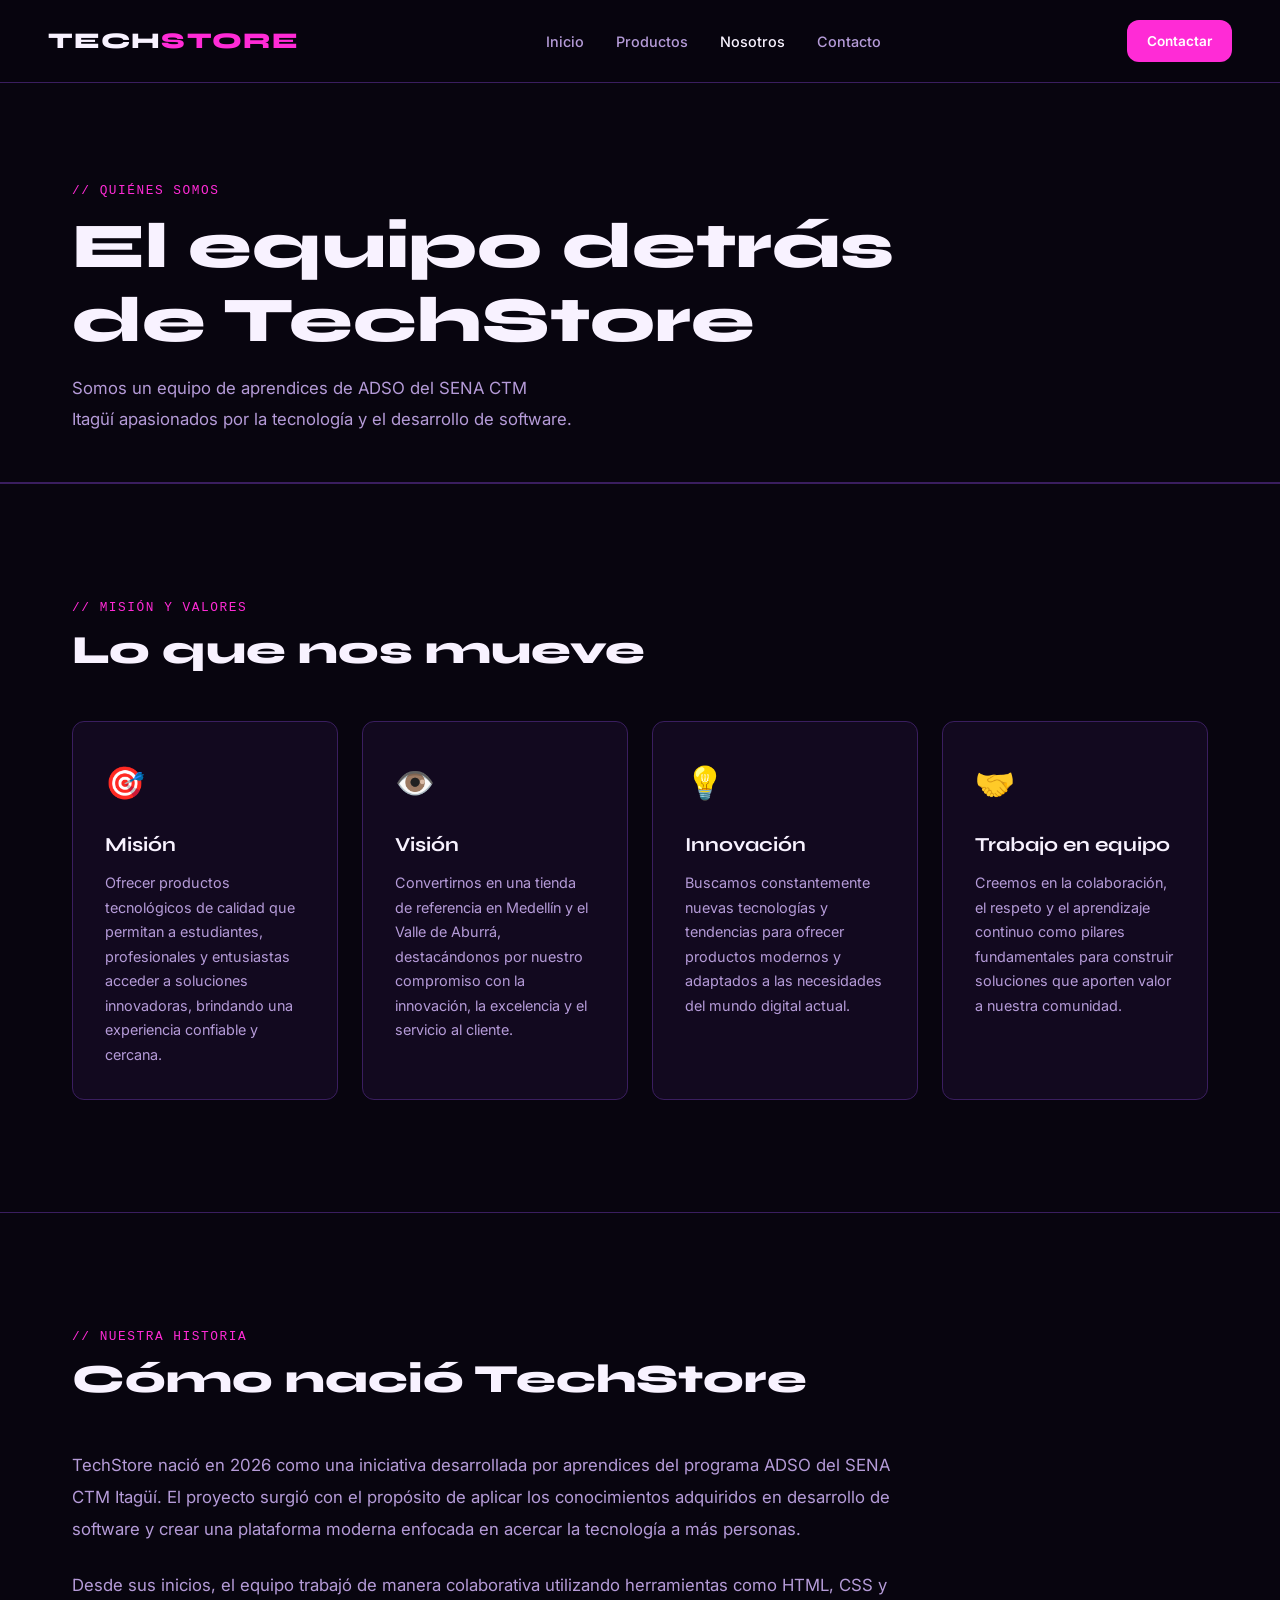
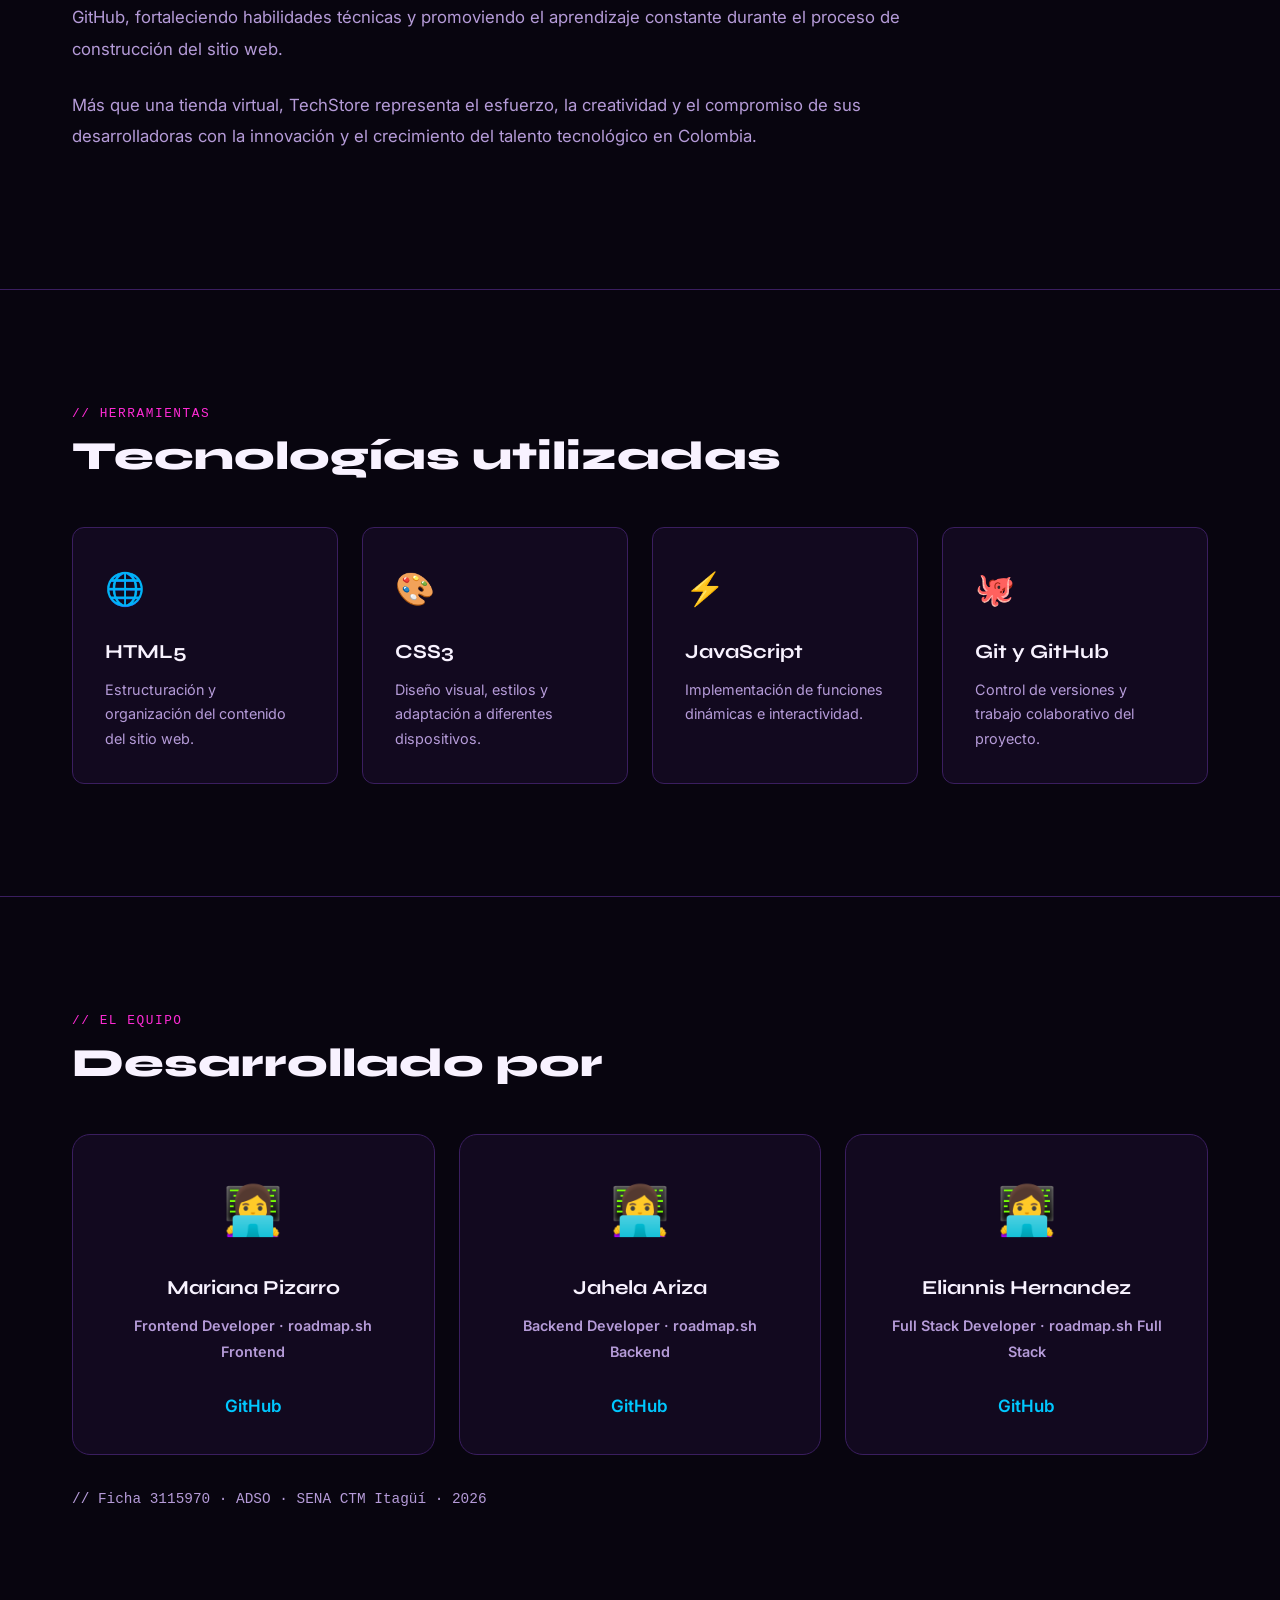
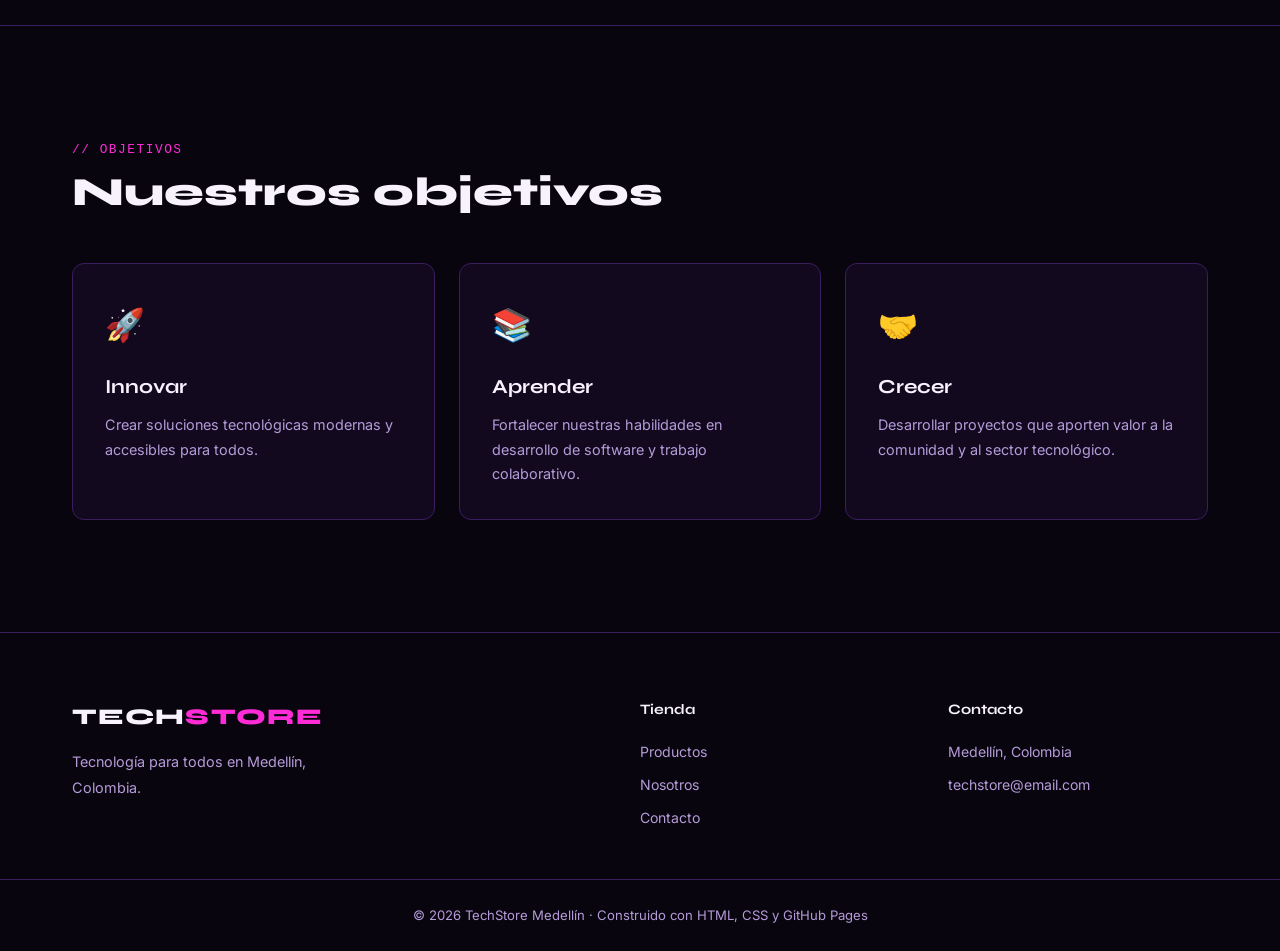
<file: nosotros.html>
<!DOCTYPE html>
<html lang="es">
<head>
  <meta charset="UTF-8">
  <meta name="viewport" content="width=device-width, initial-scale=1.0">
  <title>Nosotros — TechStore Medellín</title>
  <link rel="preconnect" href="https://fonts.googleapis.com">
  <link href="https://fonts.googleapis.com/css2?family=Syne:wght@400;600;700;800&family=Inter:wght@300;400;500&display=swap" rel="stylesheet">
  <link rel="stylesheet" href="styles.css">
</head>
<body>

  <nav class="navbar">
    <a href="index.html" class="nav-logo">TECH<span>STORE</span></a>
    <ul class="nav-links">
      <li><a href="index.html">Inicio</a></li>
      <li><a href="productos.html">Productos</a></li>
      <li><a href="nosotros.html" class="active">Nosotros</a></li>
      <li><a href="contacto.html">Contacto</a></li>
    </ul>
    <a href="contacto.html" class="btn-nav">Contactar</a>
  </nav>

  <div class="about-hero">
    <div class="container">
      <p class="section-tag">// Quiénes somos</p>
      <h1 class="section-title">El equipo detrás<br>de TechStore</h1>
      <p style="color:var(--muted);max-width:500px;font-size:1.05rem">
        Somos un equipo de aprendices de ADSO del SENA CTM Itagüí
        apasionados por la tecnología y el desarrollo de software.
      </p>
    </div>
  </div>

<!-- MISIÓN -->
<section class="about-section">
  <div class="container">
    <p class="section-tag">// Misión y valores</p>
    <h2 class="section-title">Lo que nos mueve</h2>

    <div class="values-grid">

      <div class="value-card">
        <div class="value-icon">🎯</div>
        <h3>Misión</h3>
        <p>
          Ofrecer productos tecnológicos de calidad que permitan a
          estudiantes, profesionales y entusiastas acceder a soluciones
          innovadoras, brindando una experiencia confiable y cercana.
        </p>
      </div>

      <div class="value-card">
        <div class="value-icon">👁️</div>
        <h3>Visión</h3>
        <p>
          Convertirnos en una tienda de referencia en Medellín y el
          Valle de Aburrá, destacándonos por nuestro compromiso con la
          innovación, la excelencia y el servicio al cliente.
        </p>
      </div>

      <div class="value-card">
        <div class="value-icon">💡</div>
        <h3>Innovación</h3>
        <p>
          Buscamos constantemente nuevas tecnologías y tendencias para
          ofrecer productos modernos y adaptados a las necesidades del
          mundo digital actual.
        </p>
      </div>

      <div class="value-card">
        <div class="value-icon">🤝</div>
        <h3>Trabajo en equipo</h3>
        <p>
          Creemos en la colaboración, el respeto y el aprendizaje
          continuo como pilares fundamentales para construir soluciones
          que aporten valor a nuestra comunidad.
        </p>
      </div>

    </div>
  </div>
</section>

<!-- HISTORIA -->
<section class="about-section">
  <div class="container">

    <p class="section-tag">// Nuestra historia</p>

    <h2 class="section-title">
      Cómo nació TechStore
    </h2>

    <div class="history-content">

      <p>
        TechStore nació en 2026 como una iniciativa desarrollada por
        aprendices del programa ADSO del SENA CTM Itagüí. El proyecto
        surgió con el propósito de aplicar los conocimientos adquiridos
        en desarrollo de software y crear una plataforma moderna
        enfocada en acercar la tecnología a más personas.
      </p>

      <p>
        Desde sus inicios, el equipo trabajó de manera colaborativa
        utilizando herramientas como HTML, CSS y GitHub, fortaleciendo
        habilidades técnicas y promoviendo el aprendizaje constante
        durante el proceso de construcción del sitio web.
      </p>

      <p>
        Más que una tienda virtual, TechStore representa el esfuerzo,
        la creatividad y el compromiso de sus desarrolladoras con la
        innovación y el crecimiento del talento tecnológico en Colombia.
      </p>

    </div>

  </div>
</section>

<!-- TECNOLOGÍAS -->
<section class="about-section">

  <div class="container">

    <p class="section-tag">// Herramientas</p>

    <h2 class="section-title">
      Tecnologías utilizadas
    </h2>

    <div class="values-grid">

      <div class="value-card">
        <div class="value-icon">🌐</div>
        <h3>HTML5</h3>
        <p>
          Estructuración y organización del contenido del sitio web.
        </p>
      </div>

      <div class="value-card">
        <div class="value-icon">🎨</div>
        <h3>CSS3</h3>
        <p>
          Diseño visual, estilos y adaptación a diferentes dispositivos.
        </p>
      </div>

      <div class="value-card">
        <div class="value-icon">⚡</div>
        <h3>JavaScript</h3>
        <p>
          Implementación de funciones dinámicas e interactividad.
        </p>
      </div>

      <div class="value-card">
        <div class="value-icon">🐙</div>
        <h3>Git y GitHub</h3>
        <p>
          Control de versiones y trabajo colaborativo del proyecto.
        </p>
      </div>

    </div>

  </div>

</section>

 <!-- EQUIPO -->
<section class="about-section">
  <div class="container">
    <p class="section-tag">// El equipo</p>
    <h2 class="section-title">Desarrollado por</h2>

    <div class="team-grid">

      <div class="team-card">
        <div class="team-avatar">👩‍💻</div>
        <h3>Mariana Pizarro</h3>
        <p class="team-role">
          Frontend Developer · roadmap.sh Frontend
        </p>

        <a href="https://github.com/MarianaPizarro14" target="_blank">
          GitHub
        </a>
      </div>

      <div class="team-card">
        <div class="team-avatar">👩‍💻</div>
        <h3>Jahela Ariza</h3>
        <p class="team-role">
          Backend Developer · roadmap.sh Backend
        </p>

        <a href="https://github.com/jahelaariza06-ctrl" target="_blank">
          GitHub
        </a>
      </div>

      <div class="team-card">
        <div class="team-avatar">👩‍💻</div>
        <h3>Eliannis Hernandez</h3>
        <p class="team-role">
          Full Stack Developer · roadmap.sh Full Stack
        </p>

        <a href="https://github.com/eliannishernandez09" target="_blank">
          GitHub
        </a>
      </div>

    </div>

    <p style="color:var(--muted);font-size:0.9rem;margin-top:2rem;font-family:monospace">
      // Ficha 3115970 · ADSO · SENA CTM Itagüí · 2026
    </p>
  </div>
</section>

<!-- OBJETIVOS -->
<section class="about-section">

  <div class="container">

    <p class="section-tag">// Objetivos</p>

    <h2 class="section-title">
      Nuestros objetivos
    </h2>

    <div class="values-grid">

      <div class="value-card">
        <div class="value-icon">🚀</div>
        <h3>Innovar</h3>
        <p>
          Crear soluciones tecnológicas modernas y accesibles para todos.
        </p>
      </div>

      <div class="value-card">
        <div class="value-icon">📚</div>
        <h3>Aprender</h3>
        <p>
          Fortalecer nuestras habilidades en desarrollo de software y trabajo colaborativo.
        </p>
      </div>

      <div class="value-card">
        <div class="value-icon">🤝</div>
        <h3>Crecer</h3>
        <p>
          Desarrollar proyectos que aporten valor a la comunidad y al sector tecnológico.
        </p>
      </div>

    </div>

  </div>

</section>

  <footer class="footer">
    <div class="container footer-grid">
      <div>
        <a href="index.html" class="nav-logo">TECH<span>STORE</span></a>
        <p class="footer-desc">Tecnología para todos en Medellín, Colombia.</p>
      </div>
      <div>
        <p class="footer-title">Tienda</p>
        <ul>
          <li><a href="productos.html">Productos</a></li>
          <li><a href="nosotros.html">Nosotros</a></li>
          <li><a href="contacto.html">Contacto</a></li>
        </ul>
      </div>
      <div>
        <p class="footer-title">Contacto</p>
        <ul>
          <li>Medellín, Colombia</li>
          <li>techstore@email.com</li>
        </ul>
      </div>
    </div>
    <div class="footer-bottom">
      <p>© 2026 TechStore Medellín · Construido con HTML, CSS y GitHub Pages</p>
    </div>
  </footer>

</body>
</html>
</file>
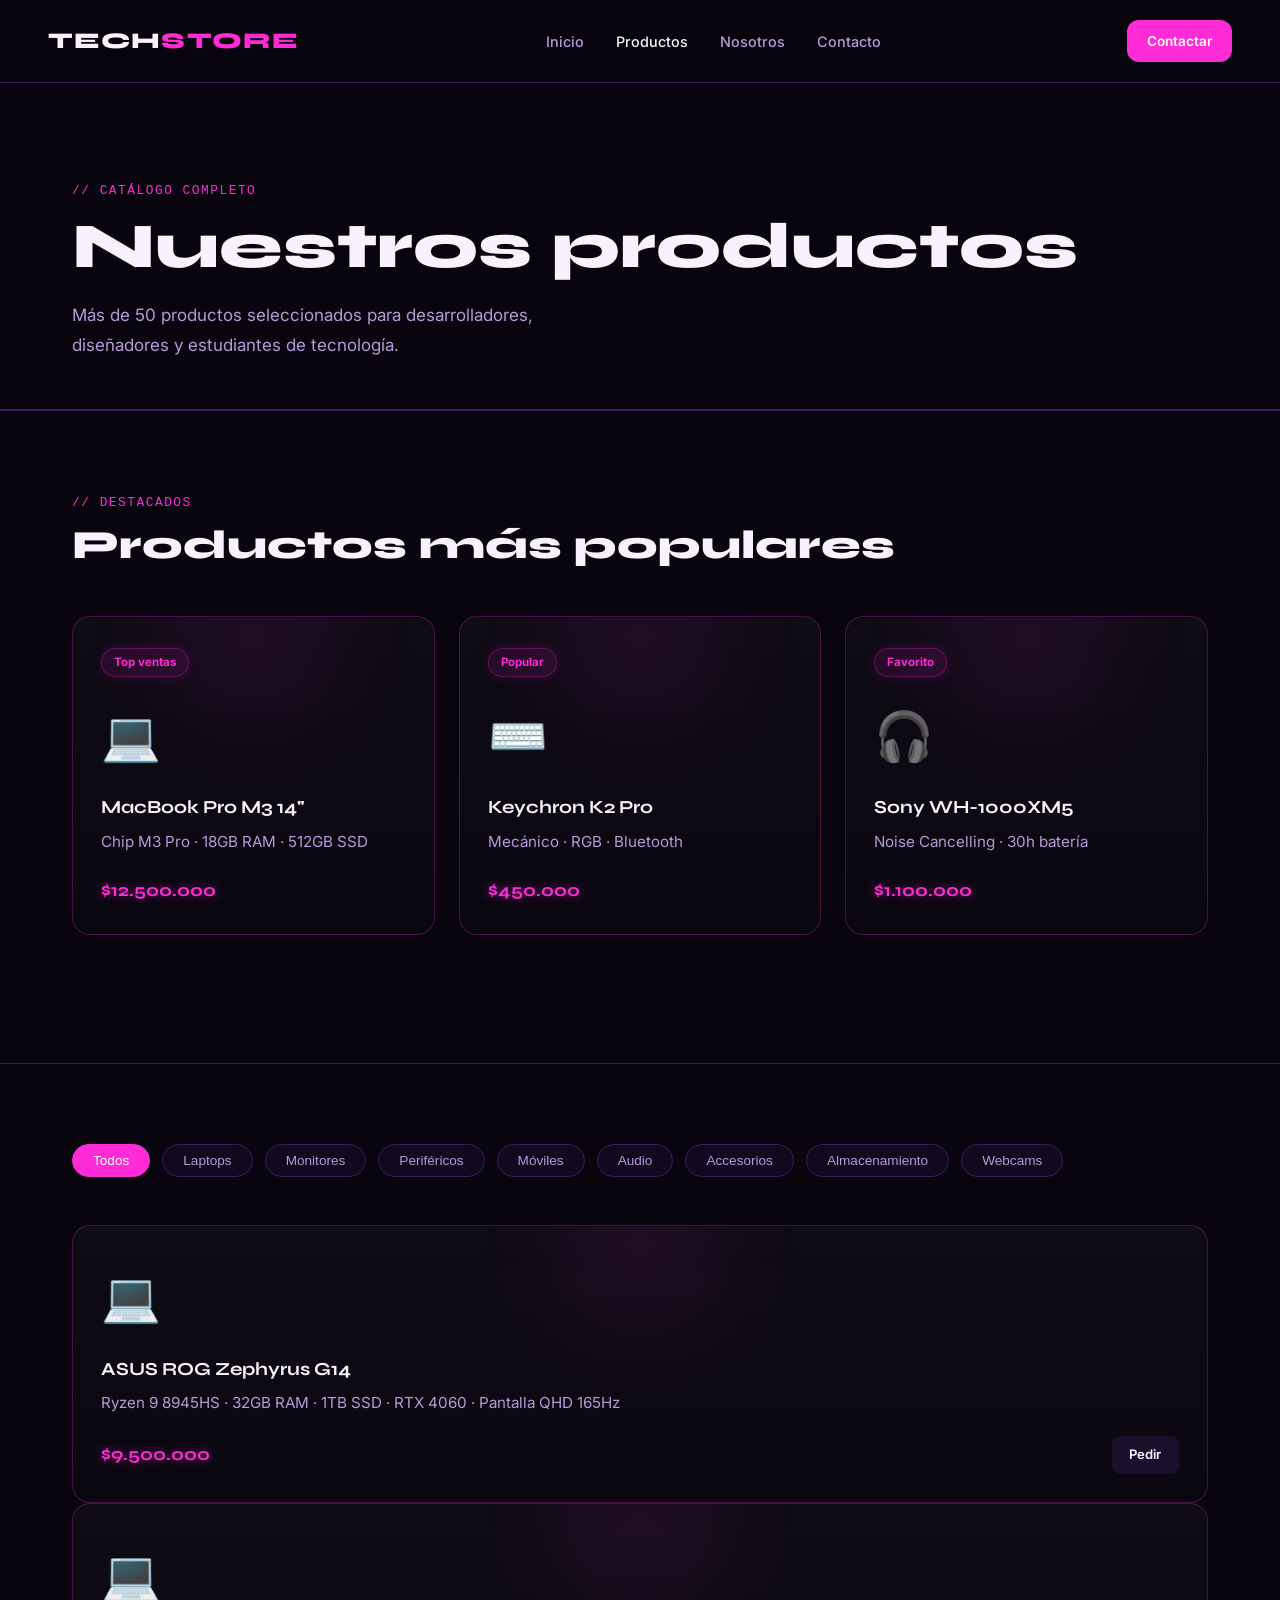
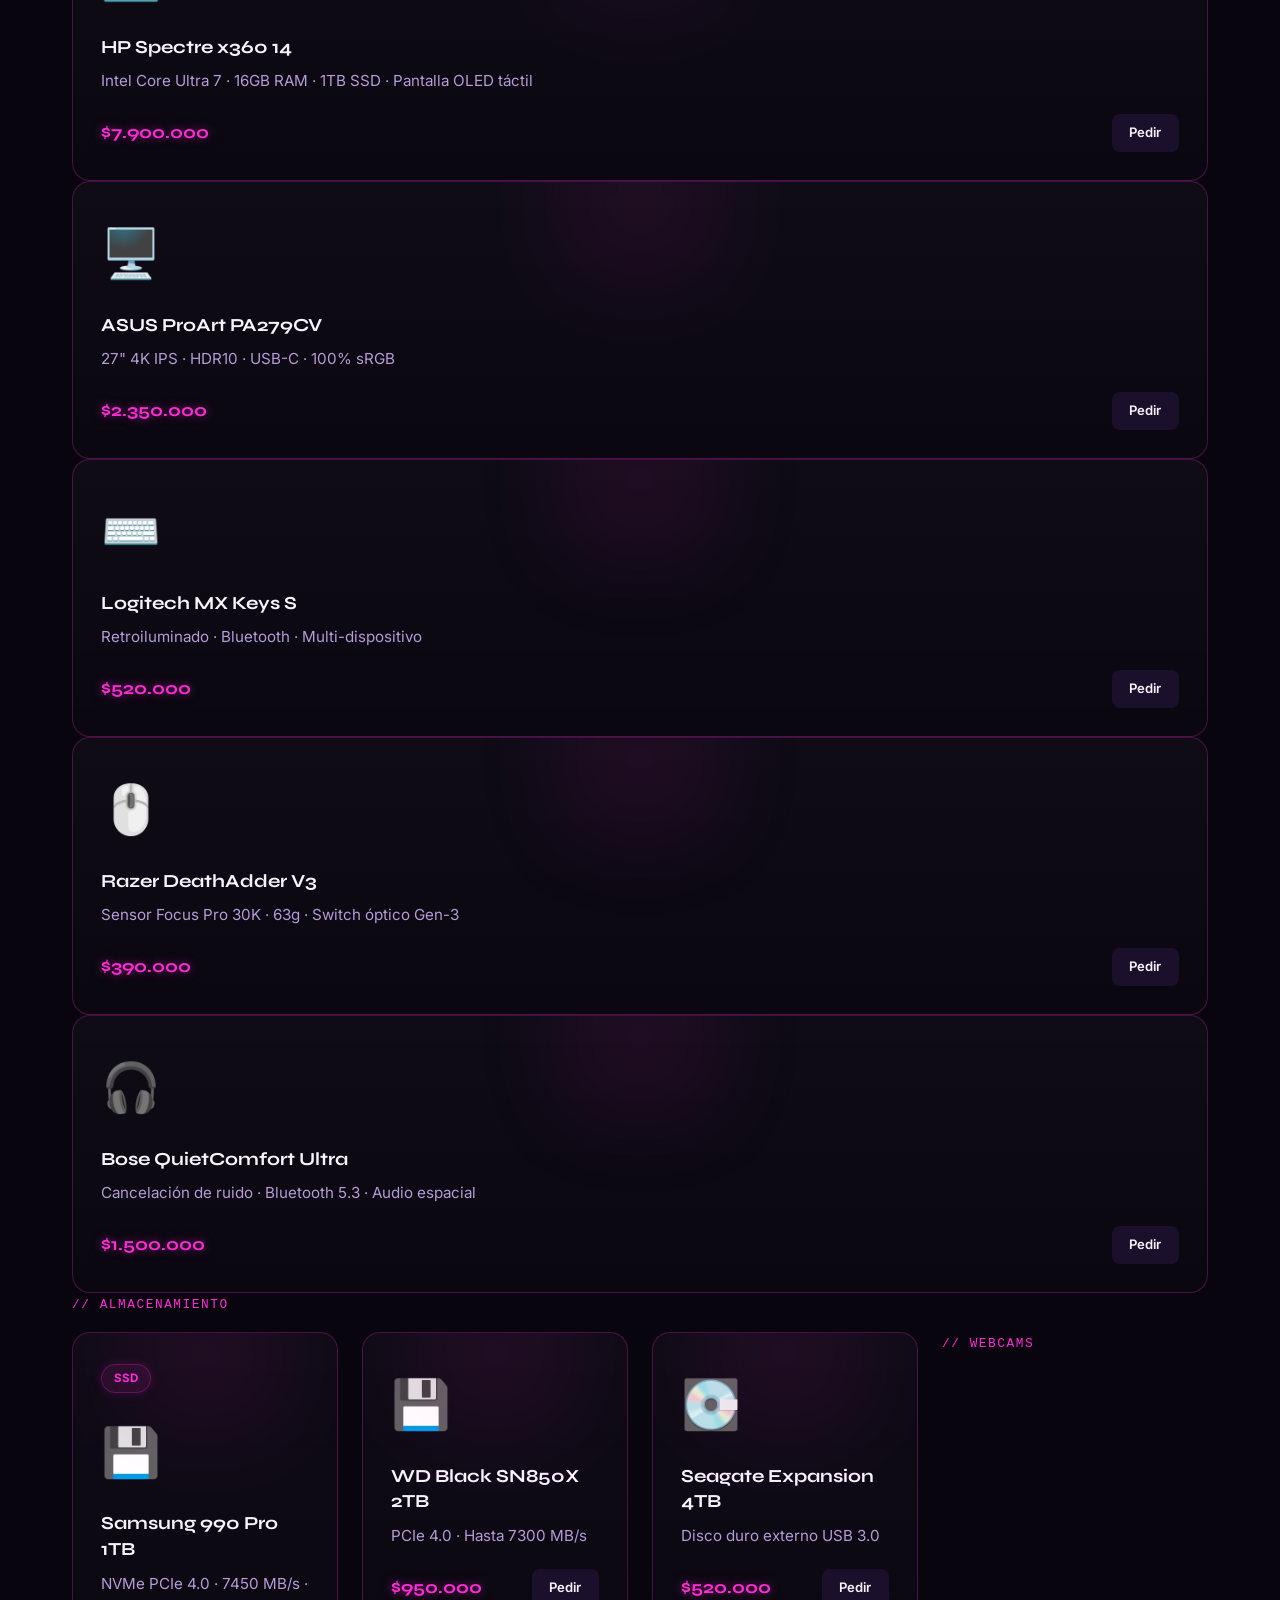
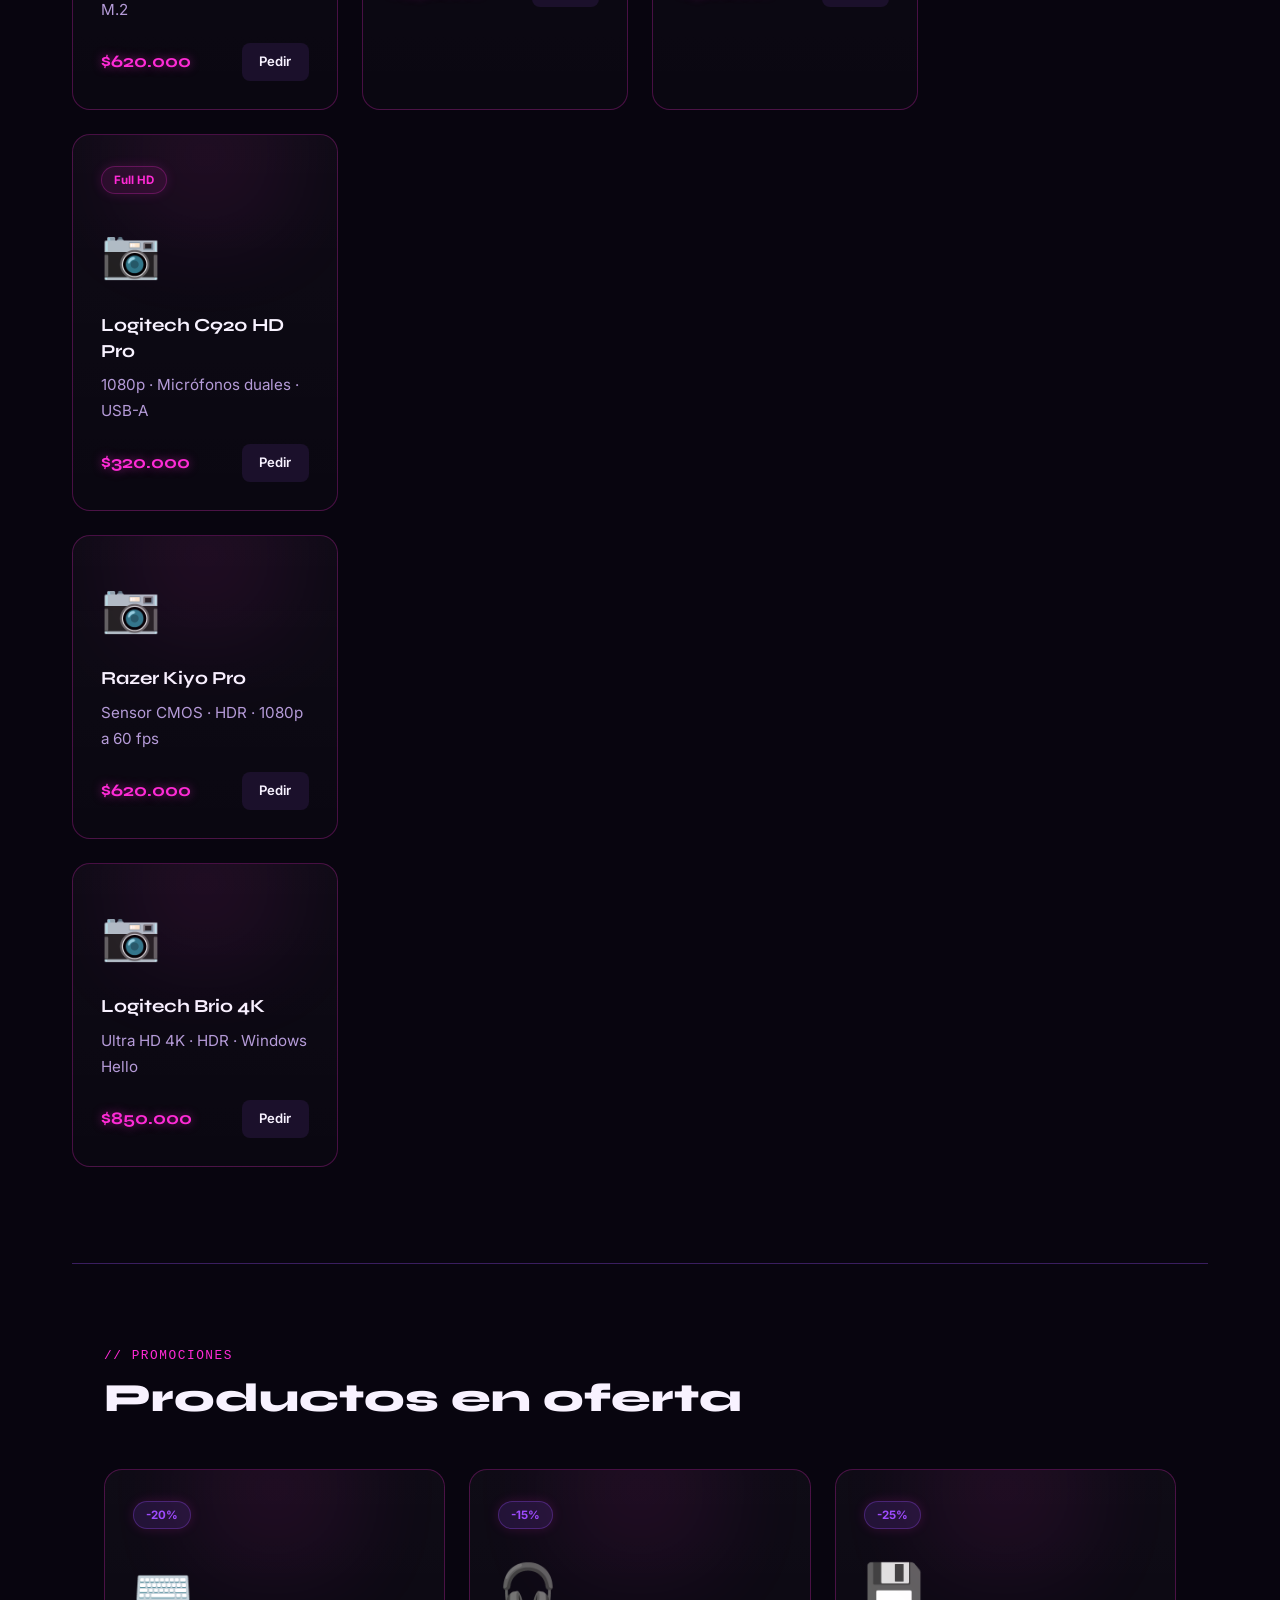
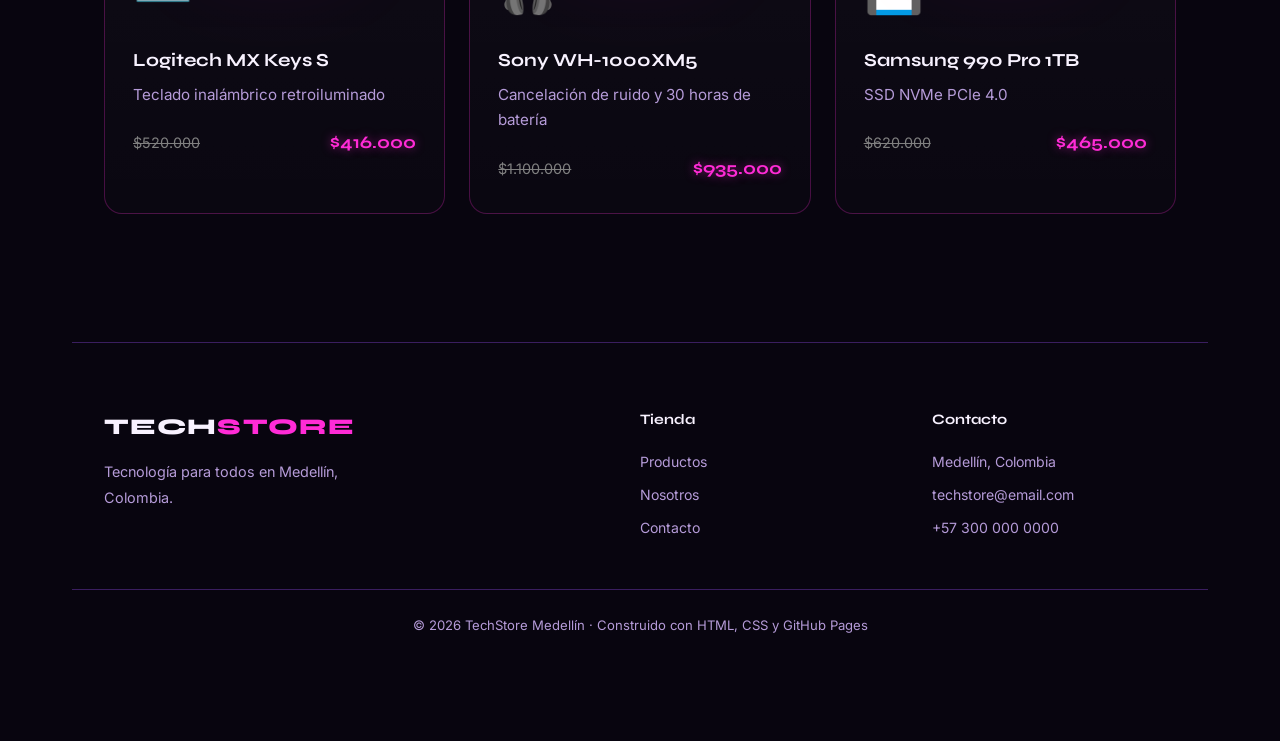
<file: productos.html>
<!DOCTYPE html>
<html lang="es">
<head>
  <meta charset="UTF-8">
  <meta name="viewport" content="width=device-width, initial-scale=1.0">
  <title>Productos — TechStore Medellín</title>
  <link rel="preconnect" href="https://fonts.googleapis.com">
  <link href="https://fonts.googleapis.com/css2?family=Syne:wght@400;600;700;800&family=Inter:wght@300;400;500&display=swap" rel="stylesheet">
  <link rel="stylesheet" href="styles.css">
</head>
<body>

  <nav class="navbar">
    <a href="index.html" class="nav-logo">TECH<span>STORE</span></a>
    <ul class="nav-links">
      <li><a href="index.html">Inicio</a></li>
      <li><a href="productos.html" class="active">Productos</a></li>
      <li><a href="nosotros.html">Nosotros</a></li>
      <li><a href="contacto.html">Contacto</a></li>
    </ul>
    <a href="contacto.html" class="btn-nav">Contactar</a>
  </nav>

  <div class="page-hero">
    <div class="container">
      <p class="section-tag">// Catálogo completo</p>
      <h1 class="section-title">Nuestros productos</h1>
      <p style="color:var(--muted);max-width:500px">
        Más de 50 productos seleccionados para desarrolladores, diseñadores y estudiantes de tecnología.
      </p>
    </div>
  </div>

  <section class="catalog-section">

  <div class="container">

    <p class="section-tag">// Destacados</p>

    <h2 class="section-title">
      Productos más populares
    </h2>

    <div class="products-grid">

      <div class="product-card">
        <span class="product-badge">Top ventas</span>
        <div class="product-img">💻</div>

        <h3>MacBook Pro M3 14"</h3>

        <p class="product-desc">
          Chip M3 Pro · 18GB RAM · 512GB SSD
        </p>

        <div class="product-footer">
          <span class="product-price">$12.500.000</span>
        </div>
      </div>

      <div class="product-card">
        <span class="product-badge">Popular</span>

        <div class="product-img">⌨️</div>

        <h3>Keychron K2 Pro</h3>

        <p class="product-desc">
          Mecánico · RGB · Bluetooth
        </p>

        <div class="product-footer">
          <span class="product-price">$450.000</span>
        </div>
      </div>

      <div class="product-card">
        <span class="product-badge">Favorito</span>

        <div class="product-img">🎧</div>

        <h3>Sony WH-1000XM5</h3>

        <p class="product-desc">
          Noise Cancelling · 30h batería
        </p>

        <div class="product-footer">
          <span class="product-price">$1.100.000</span>
        </div>
      </div>

    </div>

  </div>

</section>

  <section class="catalog-section">
    <div class="container">

      <!-- FILTROS -->
      <div class="filter-bar">
        <button class="filter-btn active">Todos</button>
        <button class="filter-btn">Laptops</button>
        <button class="filter-btn">Monitores</button>
        <button class="filter-btn">Periféricos</button>
        <button class="filter-btn">Móviles</button>
        <button class="filter-btn">Audio</button>
        <button class="filter-btn">Accesorios</button>
        <button class="filter-btn">Almacenamiento</button>
        <button class="filter-btn">Webcams</button>
      </div>

<!-- Laptop -->
<div class="product-card">
  <div class="product-img">💻</div>
  <h3>ASUS ROG Zephyrus G14</h3>
  <p class="product-desc">
    Ryzen 9 8945HS · 32GB RAM · 1TB SSD · RTX 4060 · Pantalla QHD 165Hz
  </p>
  <div class="product-footer">
    <span class="product-price">$9.500.000</span>
    <a href="contacto.html" class="btn-small">Pedir</a>
  </div>
</div>

<div class="product-card">
  <div class="product-img">💻</div>
  <h3>HP Spectre x360 14</h3>
  <p class="product-desc">
    Intel Core Ultra 7 · 16GB RAM · 1TB SSD · Pantalla OLED táctil
  </p>
  <div class="product-footer">
    <span class="product-price">$7.900.000</span>
    <a href="contacto.html" class="btn-small">Pedir</a>
  </div>
</div>

<!-- Monitor -->
<div class="product-card">
  <div class="product-img">🖥️</div>
  <h3>ASUS ProArt PA279CV</h3>
  <p class="product-desc">
    27" 4K IPS · HDR10 · USB-C · 100% sRGB
  </p>
  <div class="product-footer">
    <span class="product-price">$2.350.000</span>
    <a href="contacto.html" class="btn-small">Pedir</a>
  </div>
</div>

<!-- Periféricos -->
<div class="product-card">
  <div class="product-img">⌨️</div>
  <h3>Logitech MX Keys S</h3>
  <p class="product-desc">
    Retroiluminado · Bluetooth · Multi-dispositivo
  </p>
  <div class="product-footer">
    <span class="product-price">$520.000</span>
    <a href="contacto.html" class="btn-small">Pedir</a>
  </div>
</div>

<div class="product-card">
  <div class="product-img">🖱️</div>
  <h3>Razer DeathAdder V3</h3>
  <p class="product-desc">
    Sensor Focus Pro 30K · 63g · Switch óptico Gen-3
  </p>
  <div class="product-footer">
    <span class="product-price">$390.000</span>
    <a href="contacto.html" class="btn-small">Pedir</a>
  </div>
</div>

<!-- Audio -->
<div class="product-card">
  <div class="product-img">🎧</div>
  <h3>Bose QuietComfort Ultra</h3>
  <p class="product-desc">
    Cancelación de ruido · Bluetooth 5.3 · Audio espacial
  </p>
  <div class="product-footer">
    <span class="product-price">$1.500.000</span>
    <a href="contacto.html" class="btn-small">Pedir</a>
  </div>
</div>

<!-- ALMACENAMIENTO -->
<p class="section-tag" style="margin-bottom:1rem">// Almacenamiento</p>

<div class="products-grid" style="margin-bottom:3rem">

  <div class="product-card">
    <span class="product-badge">SSD</span>
    <div class="product-img">💾</div>
    <h3>Samsung 990 Pro 1TB</h3>
    <p class="product-desc">
      NVMe PCIe 4.0 · 7450 MB/s · M.2
    </p>
    <div class="product-footer">
      <span class="product-price">$620.000</span>
      <a href="contacto.html" class="btn-small">Pedir</a>
    </div>
  </div>

  <div class="product-card">
    <div class="product-img">💾</div>
    <h3>WD Black SN850X 2TB</h3>
    <p class="product-desc">
      PCIe 4.0 · Hasta 7300 MB/s
    </p>
    <div class="product-footer">
      <span class="product-price">$950.000</span>
      <a href="contacto.html" class="btn-small">Pedir</a>
    </div>
  </div>

  <div class="product-card">
    <div class="product-img">💽</div>
    <h3>Seagate Expansion 4TB</h3>
    <p class="product-desc">
      Disco duro externo USB 3.0
    </p>
    <div class="product-footer">
      <span class="product-price">$520.000</span>
      <a href="contacto.html" class="btn-small">Pedir</a>
    </div>
  </div>

  <!-- WEBCAMS -->
<p class="section-tag" style="margin-bottom:1rem">// Webcams</p>

<div class="products-grid" style="margin-bottom:3rem">

  <div class="product-card">
    <span class="product-badge">Full HD</span>
    <div class="product-img">📷</div>
    <h3>Logitech C920 HD Pro</h3>
    <p class="product-desc">
      1080p · Micrófonos duales · USB-A
    </p>
    <div class="product-footer">
      <span class="product-price">$320.000</span>
      <a href="contacto.html" class="btn-small">Pedir</a>
    </div>
  </div>

  <div class="product-card">
    <div class="product-img">📷</div>
    <h3>Razer Kiyo Pro</h3>
    <p class="product-desc">
      Sensor CMOS · HDR · 1080p a 60 fps
    </p>
    <div class="product-footer">
      <span class="product-price">$620.000</span>
      <a href="contacto.html" class="btn-small">Pedir</a>
    </div>
  </div>

  <div class="product-card">
    <div class="product-img">📷</div>
    <h3>Logitech Brio 4K</h3>
    <p class="product-desc">
      Ultra HD 4K · HDR · Windows Hello
    </p>
    <div class="product-footer">
      <span class="product-price">$850.000</span>
      <a href="contacto.html" class="btn-small">Pedir</a>
    </div>
  </div>

</div>

</div>

<!-- OFERTAS -->
<section class="catalog-section">

  <div class="container">

    <p class="section-tag">// Promociones</p>

    <h2 class="section-title">
      Productos en oferta
    </h2>

    <div class="products-grid">

      <div class="product-card">
        <span class="product-badge oferta">-20%</span>

        <div class="product-img">⌨️</div>

        <h3>Logitech MX Keys S</h3>

        <p class="product-desc">
          Teclado inalámbrico retroiluminado
        </p>

        <div class="product-footer">
          <span class="old-price">$520.000</span>
          <span class="product-price">$416.000</span>
        </div>
      </div>

      <div class="product-card">
        <span class="product-badge oferta">-15%</span>

        <div class="product-img">🎧</div>

        <h3>Sony WH-1000XM5</h3>

        <p class="product-desc">
          Cancelación de ruido y 30 horas de batería
        </p>

        <div class="product-footer">
          <span class="old-price">$1.100.000</span>
          <span class="product-price">$935.000</span>
        </div>
      </div>

      <div class="product-card">
        <span class="product-badge oferta">-25%</span>

        <div class="product-img">💾</div>

        <h3>Samsung 990 Pro 1TB</h3>

        <p class="product-desc">
          SSD NVMe PCIe 4.0
        </p>

        <div class="product-footer">
          <span class="old-price">$620.000</span>
          <span class="product-price">$465.000</span>
        </div>
      </div>

    </div>

  </div>

</section>

  <footer class="footer">
    <div class="container footer-grid">
      <div>
        <a href="index.html" class="nav-logo">TECH<span>STORE</span></a>
        <p class="footer-desc">Tecnología para todos en Medellín, Colombia.</p>
      </div>
      <div>
        <p class="footer-title">Tienda</p>
        <ul>
          <li><a href="productos.html">Productos</a></li>
          <li><a href="nosotros.html">Nosotros</a></li>
          <li><a href="contacto.html">Contacto</a></li>
        </ul>
      </div>
      <div>
        <p class="footer-title">Contacto</p>
        <ul>
          <li>Medellín, Colombia</li>
          <li>techstore@email.com</li>
          <li>+57 300 000 0000</li>
        </ul>
      </div>
    </div>
    <div class="footer-bottom">
      <p>© 2026 TechStore Medellín · Construido con HTML, CSS y GitHub Pages</p>
    </div>
  </footer>

  <script>
    // Filtros interactivos
    const btns = document.querySelectorAll('.filter-btn');
    btns.forEach(btn => {
      btn.addEventListener('click', () => {
        btns.forEach(b => b.classList.remove('active'));
        btn.classList.add('active');
      });
    });
  </script>

</body>
</html>
</file>
<file: styles.css>
/* ---------- VARIABLES ---------- */
:root {
  --bg:       #08050F;
  --surface:  #12091F;
  --surface2: #1B102B;
  --border:   #3A1E5F;
  --text:     #F8F2FF;
  --muted:    #B59BD8;
  --accent:   #FF2BD6;
  --accent2:  #9D4DFF;
  --green:    #00FFC8;
  --radius:   12px;
  --shadow:
    0 0 20px rgba(255,43,214,.15),
    0 0 40px rgba(157,77,255,.10);
  --font-display: 'Syne', sans-serif;
  --font-body:    'Inter', sans-serif;
}

/* ---------- RESET ---------- */
*, *::before, *::after {
  box-sizing: border-box;
  margin: 0;
  padding: 0;
}

/* ---------- BASE ---------- */
body {
  background: var(--bg);
  color: var(--text);
  font-family: var(--font-body);
  font-size: 17px;
  line-height: 1.8;
  -webkit-font-smoothing: antialiased;
}

a { color: inherit; text-decoration: none; }
ul { list-style: none; }
img { max-width: 100%; display: block; }

.container {
  max-width: 1200px;
  margin: 0 auto;
  padding: 0 2rem;
}

/* ---------- SCROLLBAR ---------- */
::-webkit-scrollbar { width: 10px; }
::-webkit-scrollbar-track { background: var(--surface); }
::-webkit-scrollbar-thumb {
  background: linear-gradient(var(--accent), var(--accent2));
  border-radius: 999px;
}
::-webkit-scrollbar-thumb:hover { opacity: .8; }

/* ============================================================
   NAVBAR
   ============================================================ */
.navbar {
  display: flex;
  align-items: center;
  justify-content: space-between;
  padding: 1.25rem 3rem;
  position: sticky;
  top: 0;
  z-index: 100;
  background: rgba(8,5,15,.85);
  backdrop-filter: blur(14px);
  border-bottom: 1px solid var(--border);
}

.nav-logo {
  font-family: var(--font-display);
  font-size: 1.4rem;
  font-weight: 800;
  letter-spacing: .05em;
}
.nav-logo span { color: var(--accent); }

.nav-links {
  display: flex;
  gap: 2rem;
}
.nav-links a {
  font-size: .9rem;
  font-weight: 500;
  color: var(--muted);
  transition: color .2s;
}
.nav-links a:hover,
.nav-links a.active { color: var(--text); }

.btn-nav {
  background: var(--accent);
  color: #fff;
  padding: .55rem 1.25rem;
  border-radius: var(--radius);
  font-size: .85rem;
  font-weight: 600;
  transition: opacity .2s;
}
.btn-nav:hover { opacity: .85; }

/* ============================================================
   BOTONES
   ============================================================ */
.btn-primary {
  display: inline-block;
  background: linear-gradient(135deg, var(--accent), var(--accent2));
  color: #fff;
  padding: .85rem 2rem;
  border-radius: var(--radius);
  font-weight: 600;
  font-size: .95rem;
  transition: all 0.3s ease;
}
.btn-primary:hover {
  transform: translateY(-4px);
  box-shadow: var(--shadow);
}

.btn-ghost {
  display: inline-block;
  border: 1px solid var(--border);
  color: var(--text);
  padding: .85rem 2rem;
  border-radius: var(--radius);
  font-weight: 600;
  font-size: .95rem;
  transition: all 0.3s ease;
}
.btn-ghost:hover {
  border-color: var(--accent);
  transform: translateY(-4px);
}

.btn-small {
  display: inline-block;
  background: var(--surface2);
  color: var(--text);
  padding: .45rem 1.1rem;
  border-radius: 8px;
  font-size: .82rem;
  font-weight: 600;
  transition: all 0.3s ease;
}
.btn-small:hover {
  background: var(--accent);
  transform: translateY(-4px);
}

/* ============================================================
   HERO
   ============================================================ */
.hero {
  min-height: 90vh;
  display: flex;
  align-items: center;
  justify-content: space-between;
  gap: 4rem;
  padding: 5rem 3rem;
  max-width: 1200px;
  margin: 0 auto;
}

.hero-tag {
  font-family: monospace;
  font-size: .8rem;
  color: var(--accent);
  letter-spacing: .12em;
  display: block;
  margin-bottom: 1.5rem;
}

.hero-title {
  font-family: var(--font-display);
  font-size: clamp(3rem, 6vw, 5rem);
  font-weight: 800;
  line-height: 1.08;
  margin-bottom: 2rem;
}

.highlight {
  background: linear-gradient(135deg, var(--accent), var(--accent2));
  -webkit-background-clip: text;
  -webkit-text-fill-color: transparent;
  background-clip: text;
}

.hero-desc {
  color: var(--muted);
  font-size: 1.15rem;
  line-height: 1.9;
  max-width: 620px;
  margin-bottom: 2.5rem;
}

.hero-actions {
  display: flex;
  gap: 1rem;
  flex-wrap: wrap;
}

/* Tarjeta hero */
.hero-visual { flex-shrink: 0; }

.hero-card {
  position: relative;
  background: var(--surface);
  border: 1px solid var(--border);
  border-radius: 20px;
  padding: 2rem;
  width: 260px;
  text-align: center;
  box-shadow: var(--shadow);
}

.card-glow {
  position: absolute;
  inset: -1px;
  border-radius: 20px;
  background: linear-gradient(135deg, var(--accent), var(--accent2));
  opacity: .15;
  pointer-events: none;
}

.card-label {
  font-size: .75rem;
  background: rgba(255,43,214,.15);
  color: var(--accent);
  border: 1px solid rgba(255,43,214,.3);
  border-radius: 999px;
  padding: 3px 12px;
  display: inline-block;
  margin-bottom: 1rem;
}

.card-img { font-size: 3.5rem; margin-bottom: 1rem; }

.card-name {
  font-family: var(--font-display);
  font-weight: 700;
  margin-bottom: .5rem;
}

.card-price {
  color: var(--accent);
  font-weight: 700;
  margin-bottom: 1.25rem;
}

/* ============================================================
   SECCIÓN TAGS Y TÍTULOS
   ============================================================ */
.section-tag {
  font-family: monospace;
  font-size: .8rem;
  color: var(--accent);
  letter-spacing: .12em;
  text-transform: uppercase;
  margin-bottom: .5rem;
  display: block;
}

.section-title {
  font-family: var(--font-display);
  font-size: 2.5rem;
  font-weight: 800;
  margin-bottom: 3rem;
  line-height: 1.15;
}

/* ============================================================
   CATEGORÍAS
   ============================================================ */
.categories {
  padding: 7rem 0;
  border-top: 1px solid var(--border);
}

.cat-grid {
  display: grid;
  grid-template-columns: repeat(auto-fit, minmax(160px, 1fr));
  gap: 1.25rem;
}

.cat-card {
  display: flex;
  flex-direction: column;
  align-items: center;
  gap: .75rem;
  background: var(--surface);
  border: 1px solid var(--border);
  border-radius: var(--radius);
  padding: 2rem 1.25rem;
  text-align: center;
  transition: .3s;
}
.cat-card:hover {
  border-color: var(--accent);
  transform: translateY(-4px);
  box-shadow: 0 0 15px rgba(255,43,214,.15), 0 0 30px rgba(157,77,255,.08);
}

.cat-icon { font-size: 2rem; }
.cat-card h3 { font-family: var(--font-display); font-size: 1rem; font-weight: 700; }
.cat-card p  { color: var(--muted); font-size: .82rem; }

/* ============================================================
   BENEFICIOS
   ============================================================ */
.benefits {
  padding: 7rem 0;
  border-top: 1px solid var(--border);
}

.benefits-grid {
  display: grid;
  grid-template-columns: repeat(auto-fit, minmax(220px, 1fr));
  gap: 1.5rem;
}

.benefit-card {
  background: var(--surface);
  border: 1px solid var(--border);
  border-radius: var(--radius);
  padding: 2rem;
  transition: .3s;
}
.benefit-card:hover {
  border-color: var(--accent);
  transform: translateY(-4px);
  box-shadow: var(--shadow);
}

.benefit-icon { font-size: 2rem; display: block; margin-bottom: 1rem; }
.benefit-card h3 {
  font-family: var(--font-display);
  font-weight: 700;
  margin-bottom: .5rem;
}
.benefit-card p { color: var(--muted); font-size: .9rem; }

/* ============================================================
   PRODUCTOS (grid y cards)
   ============================================================ */
.featured {
  padding: 7rem 0;
  border-top: 1px solid var(--border);
}

.products-grid {
  display: grid;
  grid-template-columns: repeat(auto-fit, minmax(260px, 1fr));
  gap: 1.5rem;
  margin-bottom: 3rem;
}

.product-card {
  position: relative;
  background: linear-gradient(180deg, rgba(255,255,255,.03), rgba(255,255,255,.01));
  border: 1px solid rgba(255,43,214,.25);
  border-radius: 18px;
  padding: 1.75rem;
  overflow: hidden;
  transition: transform .35s ease, box-shadow .35s ease, border-color .35s ease;
}
.product-card::before {
  content: "";
  position: absolute;
  top: -60px; left: 50%;
  transform: translateX(-50%);
  width: 160px; height: 160px;
  background: var(--accent);
  opacity: .08;
  filter: blur(50px);
  pointer-events: none;
}
.product-card:hover {
  transform: translateY(-8px) scale(1.02);
  border-color: var(--accent);
  box-shadow: 0 0 20px rgba(255,43,214,.25), 0 0 40px rgba(157,77,255,.15);
}

.product-badge {
  display: inline-block;
  font-size: .72rem;
  font-weight: 700;
  padding: 3px 12px;
  border-radius: 999px;
  background: rgba(255,43,214,.1);
  color: var(--accent);
  border: 1px solid rgba(255,43,214,.25);
  box-shadow: 0 0 12px rgba(255,43,214,.15);
  margin-bottom: 1rem;
}
.product-badge.oferta {
  background: rgba(157,77,255,.15);
  color: var(--accent2);
  border-color: rgba(157,77,255,.3);
}

.product-img { font-size: 3rem; margin-bottom: 1rem; }

.product-card h3 {
  font-family: var(--font-display);
  font-size: 1.15rem;
  font-weight: 700;
  line-height: 1.4;
  margin-bottom: .5rem;
}

.product-desc {
  color: var(--muted);
  font-size: .95rem;
  line-height: 1.7;
  margin-bottom: 1.25rem;
}

.product-footer {
  display: flex;
  align-items: center;
  justify-content: space-between;
  gap: .5rem;
  margin-top: auto;
}

.product-price {
  font-family: var(--font-display);
  font-weight: 700;
  font-size: 1.1rem;
  color: var(--accent);
  text-shadow: 0 0 10px rgba(255,43,214,.5);
}

.old-price {
  text-decoration: line-through;
  color: gray;
  margin-right: 10px;
  font-size: .9rem;
}

.section-cta { text-align: center; margin-top: 1rem; }

/* ============================================================
   BANNER
   ============================================================ */
.banner { padding: 7rem 0; }

.banner-content {
  background: linear-gradient(135deg, #160A2A, #2B0E47, #12091F);
  border: 1px solid var(--border);
  border-radius: 20px;
  padding: 4rem;
  text-align: center;
  display: flex;
  flex-direction: column;
  align-items: center;
  gap: 1.25rem;
}

.banner-content h2 {
  font-family: var(--font-display);
  font-size: 2rem;
  font-weight: 800;
}

.banner-content p { color: var(--muted); max-width: 500px; }

/* ============================================================
   FOOTER
   ============================================================ */
.footer {
  border-top: 1px solid var(--border);
  padding: 4rem 0 0;
}

.footer-grid {
  display: grid;
  grid-template-columns: 2fr 1fr 1fr;
  gap: 3rem;
  padding-bottom: 3rem;
}

.footer-desc {
  color: var(--muted);
  font-size: .9rem;
  margin-top: .75rem;
  max-width: 240px;
}

.footer-title {
  font-family: var(--font-display);
  font-weight: 700;
  font-size: .9rem;
  margin-bottom: 1rem;
  color: var(--text);
}

.footer ul { display: flex; flex-direction: column; gap: .5rem; }
.footer ul li, .footer ul a { color: var(--muted); font-size: .88rem; }
.footer ul a:hover { color: var(--accent); }

.footer-bottom {
  border-top: 1px solid var(--border);
  padding: 1.5rem 0;
  text-align: center;
}
.footer-bottom p { color: var(--muted); font-size: .82rem; }

/* ============================================================
   HEROES DE PÁGINAS INTERNAS
   ============================================================ */
.about-hero,
.contact-hero,
.page-hero {
  padding: 6rem 0 3rem;
  border-bottom: 1px solid var(--border);
}

.about-hero h1,
.contact-hero h1,
.page-hero h1 {
  font-family: var(--font-display);
  font-size: clamp(2.5rem, 5vw, 4rem);
  font-weight: 800;
  margin-bottom: 1rem;
}

/* ============================================================
   NOSOTROS — valores, equipo, historia
   ============================================================ */
.about-section {
  padding: 7rem 0;
  border-top: 1px solid var(--border);
}

.values-grid {
  display: grid;
  grid-template-columns: repeat(auto-fit, minmax(240px, 1fr));
  gap: 1.5rem;
}

.value-card {
  background: var(--surface);
  border: 1px solid var(--border);
  border-radius: var(--radius);
  padding: 2rem;
  transition: .3s;
}
.value-card:hover {
  border-color: var(--accent);
  transform: translateY(-4px);
  box-shadow: 0 0 15px rgba(255,43,214,.15), 0 0 30px rgba(157,77,255,.08);
}

.value-icon { font-size: 2rem; margin-bottom: 1rem; display: block; }
.value-card h3 {
  font-family: var(--font-display);
  font-weight: 700;
  margin-bottom: .5rem;
}
.value-card p { color: var(--muted); font-size: .9rem; line-height: 1.7; }

/* Historia */
.history-content { max-width: 850px; margin-top: 2rem; }
.history-content p {
  color: var(--muted);
  font-size: 1.05rem;
  line-height: 1.9;
  margin-bottom: 1.5rem;
}

/* Equipo */
.team-grid {
  display: grid;
  grid-template-columns: repeat(auto-fit, minmax(250px, 1fr));
  gap: 1.5rem;
}

.team-card {
  background: var(--surface);
  border: 1px solid var(--border);
  border-radius: 18px;
  padding: 2rem;
  text-align: center;
  transition: .3s;
}
.team-card:hover {
  transform: translateY(-6px);
  border-color: var(--accent);
  box-shadow: 0 0 20px rgba(255,43,214,.15);
  box-shadow: 0 0 15px rgba(255,43,214,.15), 0 0 30px rgba(157,77,255,.08);
}

.team-avatar { font-size: 3rem; margin-bottom: 1rem; }
.team-card h3 { font-family: var(--font-display); font-weight: 700; margin-bottom: .5rem; }
.team-role { color: var(--accent); font-weight: 600; margin-bottom: 1rem; display: block; font-size: .9rem; }
.team-card p { color: var(--muted); font-size: .9rem; }

.team-card a {
  color: #00c8ff;
  text-decoration: none;
  font-weight: 600;
  display: inline-block;
  margin-top: 10px;
  transition: .3s;
}
.team-card a:hover { color: white; }

/* ============================================================
   CONTACTO
   ============================================================ */
.contact-section {
  padding: 7rem 0;
}

.contact-grid {
  display: grid;
  grid-template-columns: 1fr 1fr;
  gap: 4rem;
}

.contact-form {
  display: flex;
  flex-direction: column;
  gap: 1.25rem;
}

.form-group {
  display: flex;
  flex-direction: column;
  gap: .5rem;
}

.form-group label {
  font-size: .85rem;
  font-weight: 600;
  color: var(--muted);
}

.form-group input,
.form-group select,
.form-group textarea {
  background: var(--surface);
  border: 1px solid var(--border);
  border-radius: var(--radius);
  padding: .85rem 1rem;
  color: var(--text);
  font-family: var(--font-body);
  font-size: .95rem;
  outline: none;
  transition: border-color .2s;
}
.form-group input:focus,
.form-group select:focus,
.form-group textarea:focus { border-color: var(--accent); }

.form-group textarea { min-height: 140px; resize: vertical; }

.btn-submit {
  background: linear-gradient(135deg, var(--accent), var(--accent2));
  color: #fff;
  border: none;
  padding: .9rem 2rem;
  border-radius: var(--radius);
  font-weight: 700;
  font-size: 1rem;
  cursor: pointer;
  transition: opacity .2s, transform .2s;
}
.btn-submit:hover { opacity: .85; transform: translateY(-2px); }

.contact-info {
  display: flex;
  flex-direction: column;
  gap: 1rem;
}

.info-item {
  display: flex;
  gap: 1rem;
  align-items: flex-start;
  background: var(--surface);
  border: 1px solid var(--border);
  border-radius: var(--radius);
  padding: 1.25rem;
}

.info-icon { font-size: 1.4rem; flex-shrink: 0; }
.info-label { font-size: .78rem; color: var(--muted); margin-bottom: .2rem; }
.info-value { font-size: .92rem; font-weight: 600; }

/* ============================================================
   CATÁLOGO / FILTROS
   ============================================================ */
.catalog-section { padding: 5rem 0; border-top: 1px solid var(--border); }

.filter-bar {
  display: flex;
  flex-wrap: wrap;
  gap: .75rem;
  margin-bottom: 3rem;
}

.filter-btn {
  background: var(--surface);
  border: 1px solid var(--border);
  color: var(--muted);
  padding: .5rem 1.25rem;
  border-radius: 999px;
  font-size: .85rem;
  cursor: pointer;
  transition: .2s;
}
.filter-btn:hover,
.filter-btn.active {
  background: var(--accent);
  border-color: var(--accent);
  color: #fff;
}

/* ============================================================
   WHATSAPP FLOTANTE
   ============================================================ */
.whatsapp-btn {
  position: fixed;
  bottom: 2rem;
  right: 2rem;
  background: linear-gradient(135deg, var(--accent), var(--accent2));
  width: 56px;
  height: 56px;
  border-radius: 50%;
  display: flex;
  align-items: center;
  justify-content: center;
  font-size: 1.6rem;
  box-shadow: var(--shadow);
  z-index: 999;
  transition: transform .3s, box-shadow .3s;
}
.whatsapp-btn:hover {
  transform: scale(1.12) translateY(-3px);
  box-shadow: 0 0 30px rgba(255,43,214,.4);
}

/* ============================================================
   RESPONSIVE
   ============================================================ */
@media (max-width: 900px) {
  .hero { flex-direction: column; padding: 4rem 1.5rem; text-align: center; }
  .hero-actions { justify-content: center; }
  .hero-visual { display: none; }
  .navbar { padding: 1rem 1.5rem; }
  .nav-links { display: none; }
  .contact-grid { grid-template-columns: 1fr; }
  .footer-grid { grid-template-columns: 1fr; gap: 2rem; }
}

@media (max-width: 600px) {
  .section-title { font-size: 1.8rem; }
  .banner-content { padding: 2.5rem 1.5rem; }
}
</file>
